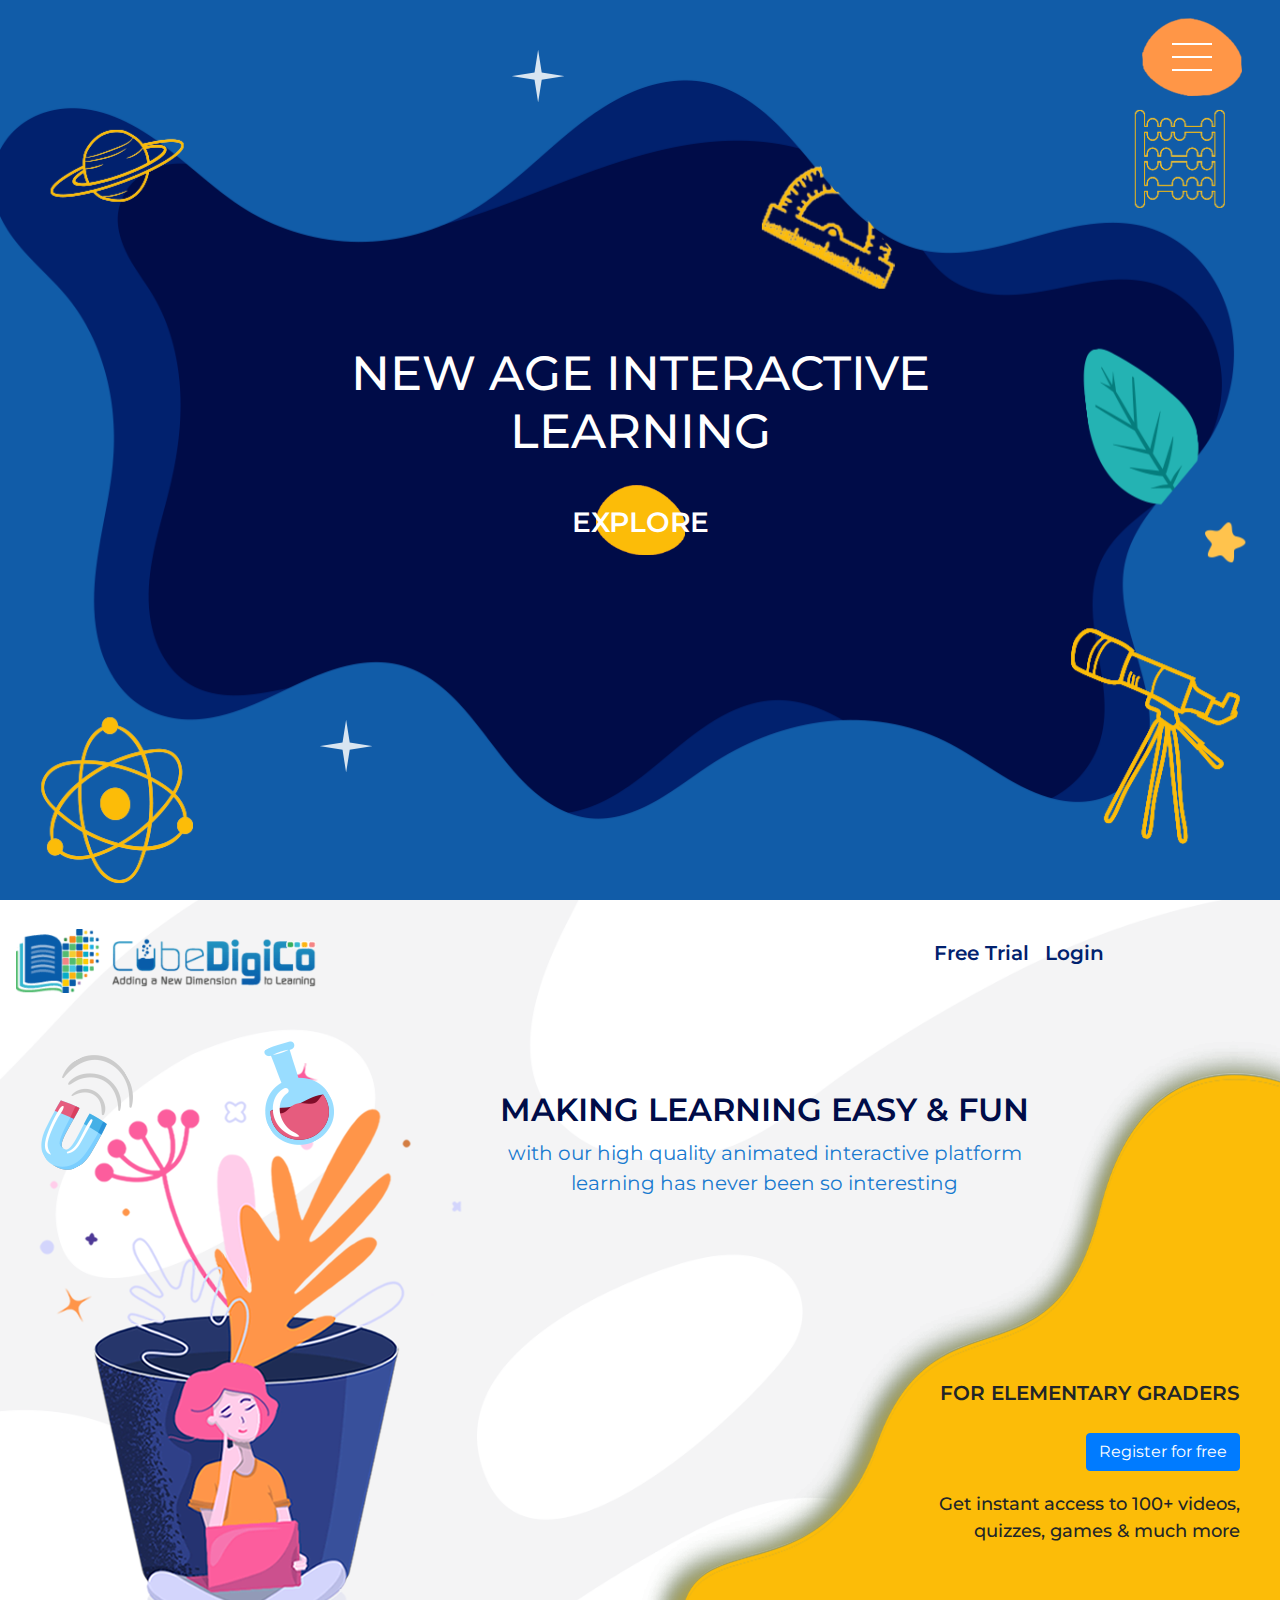
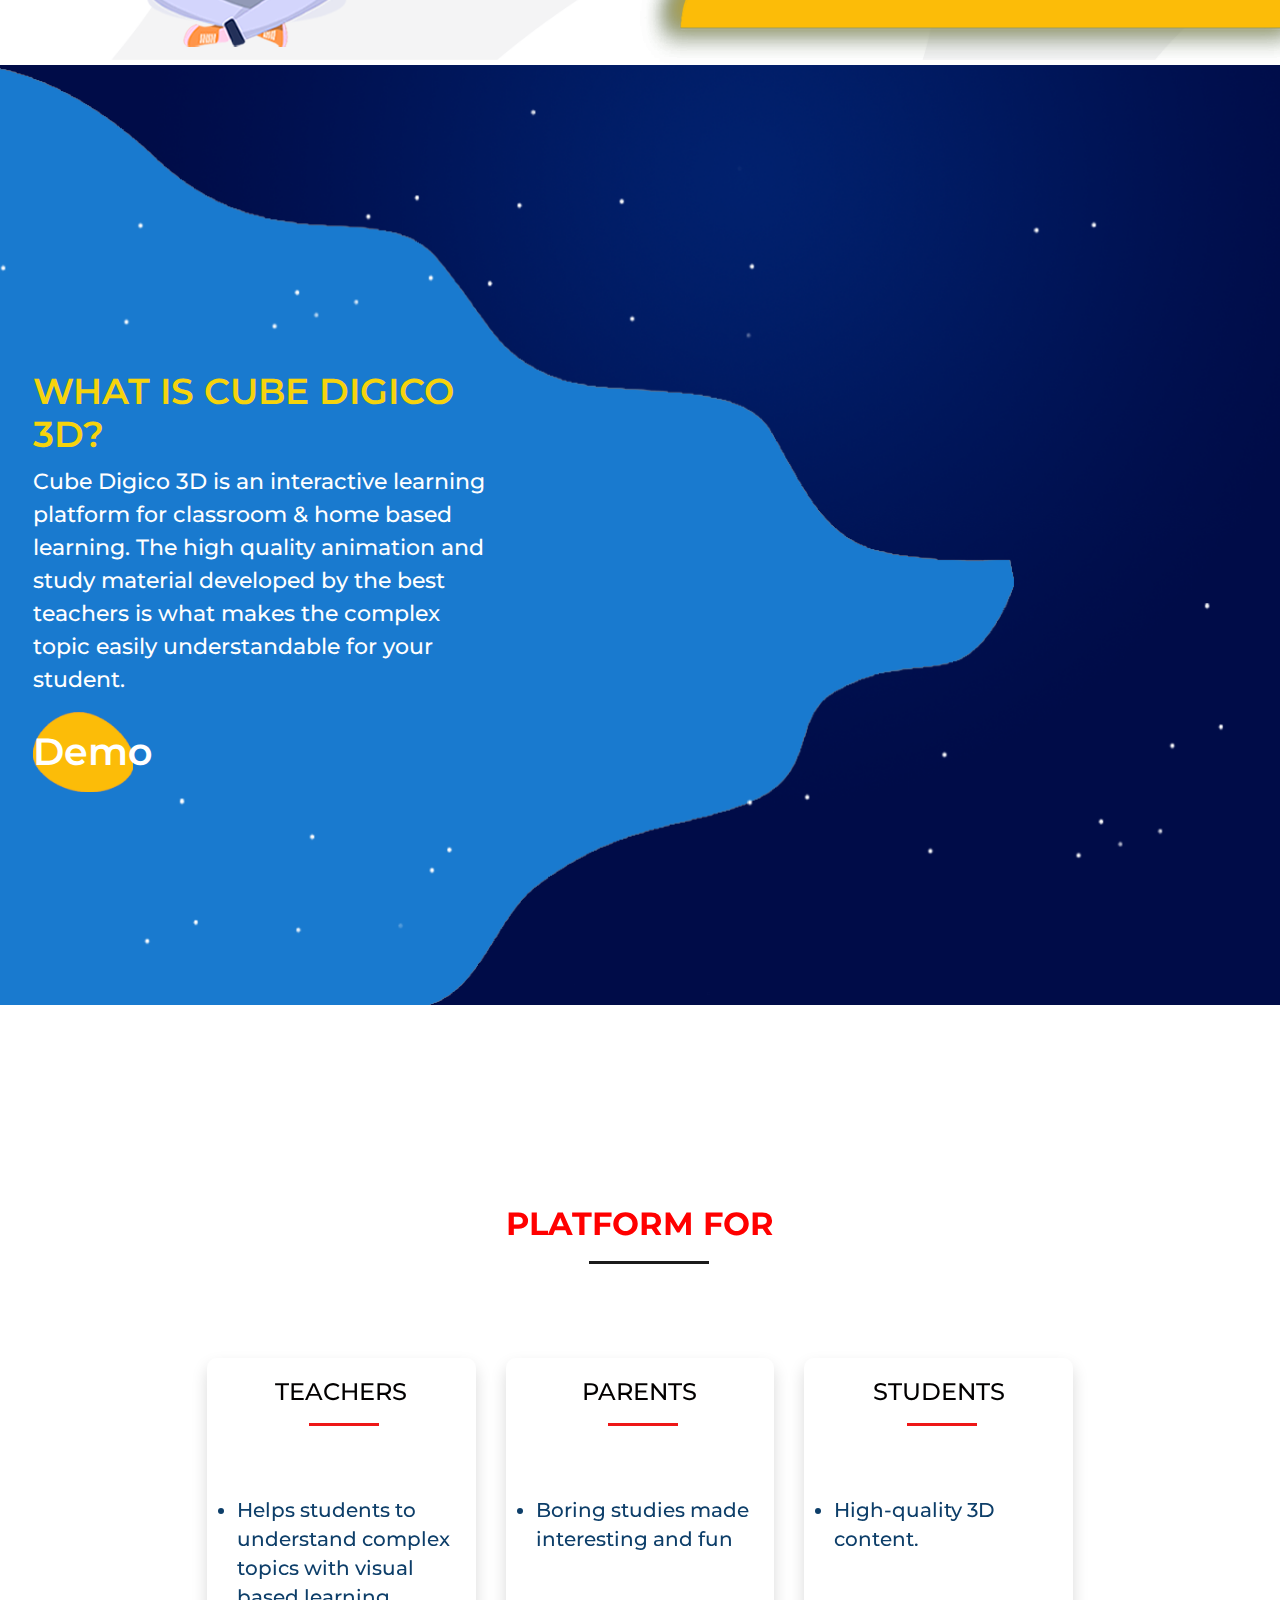
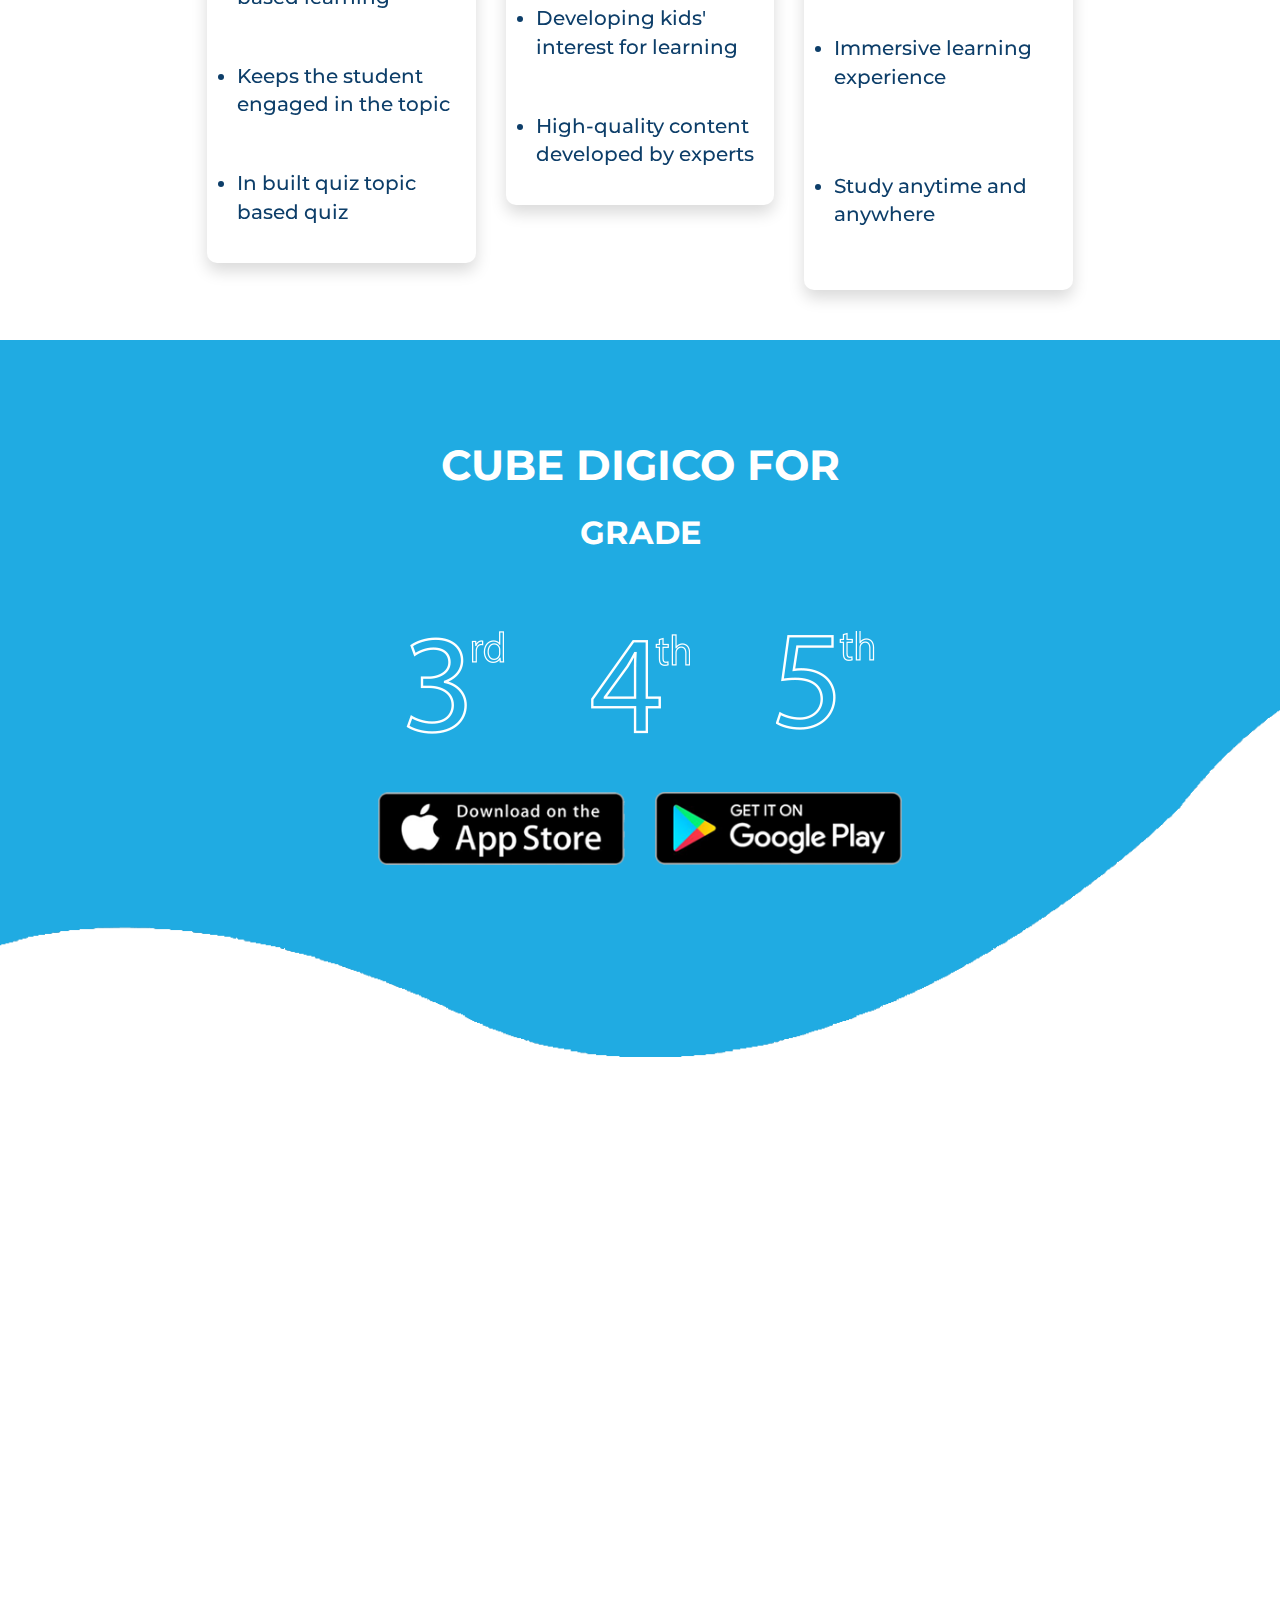
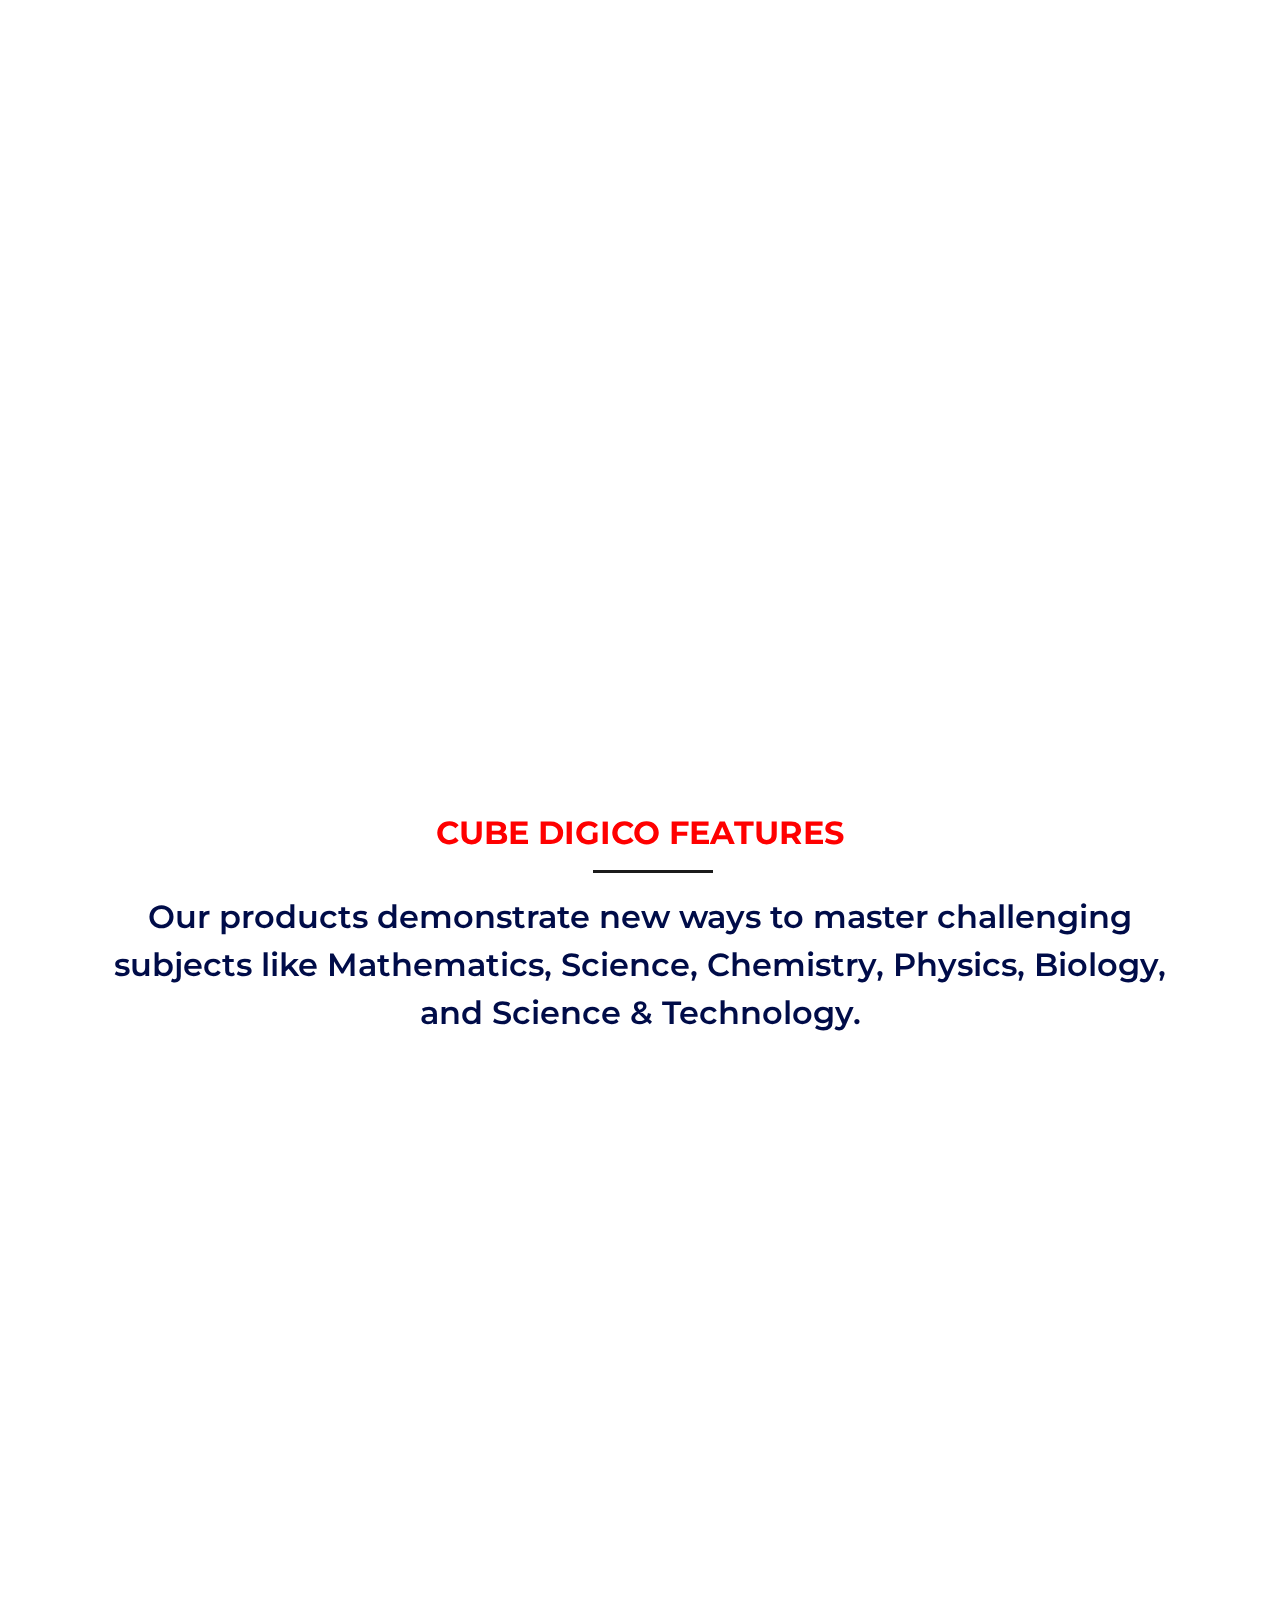
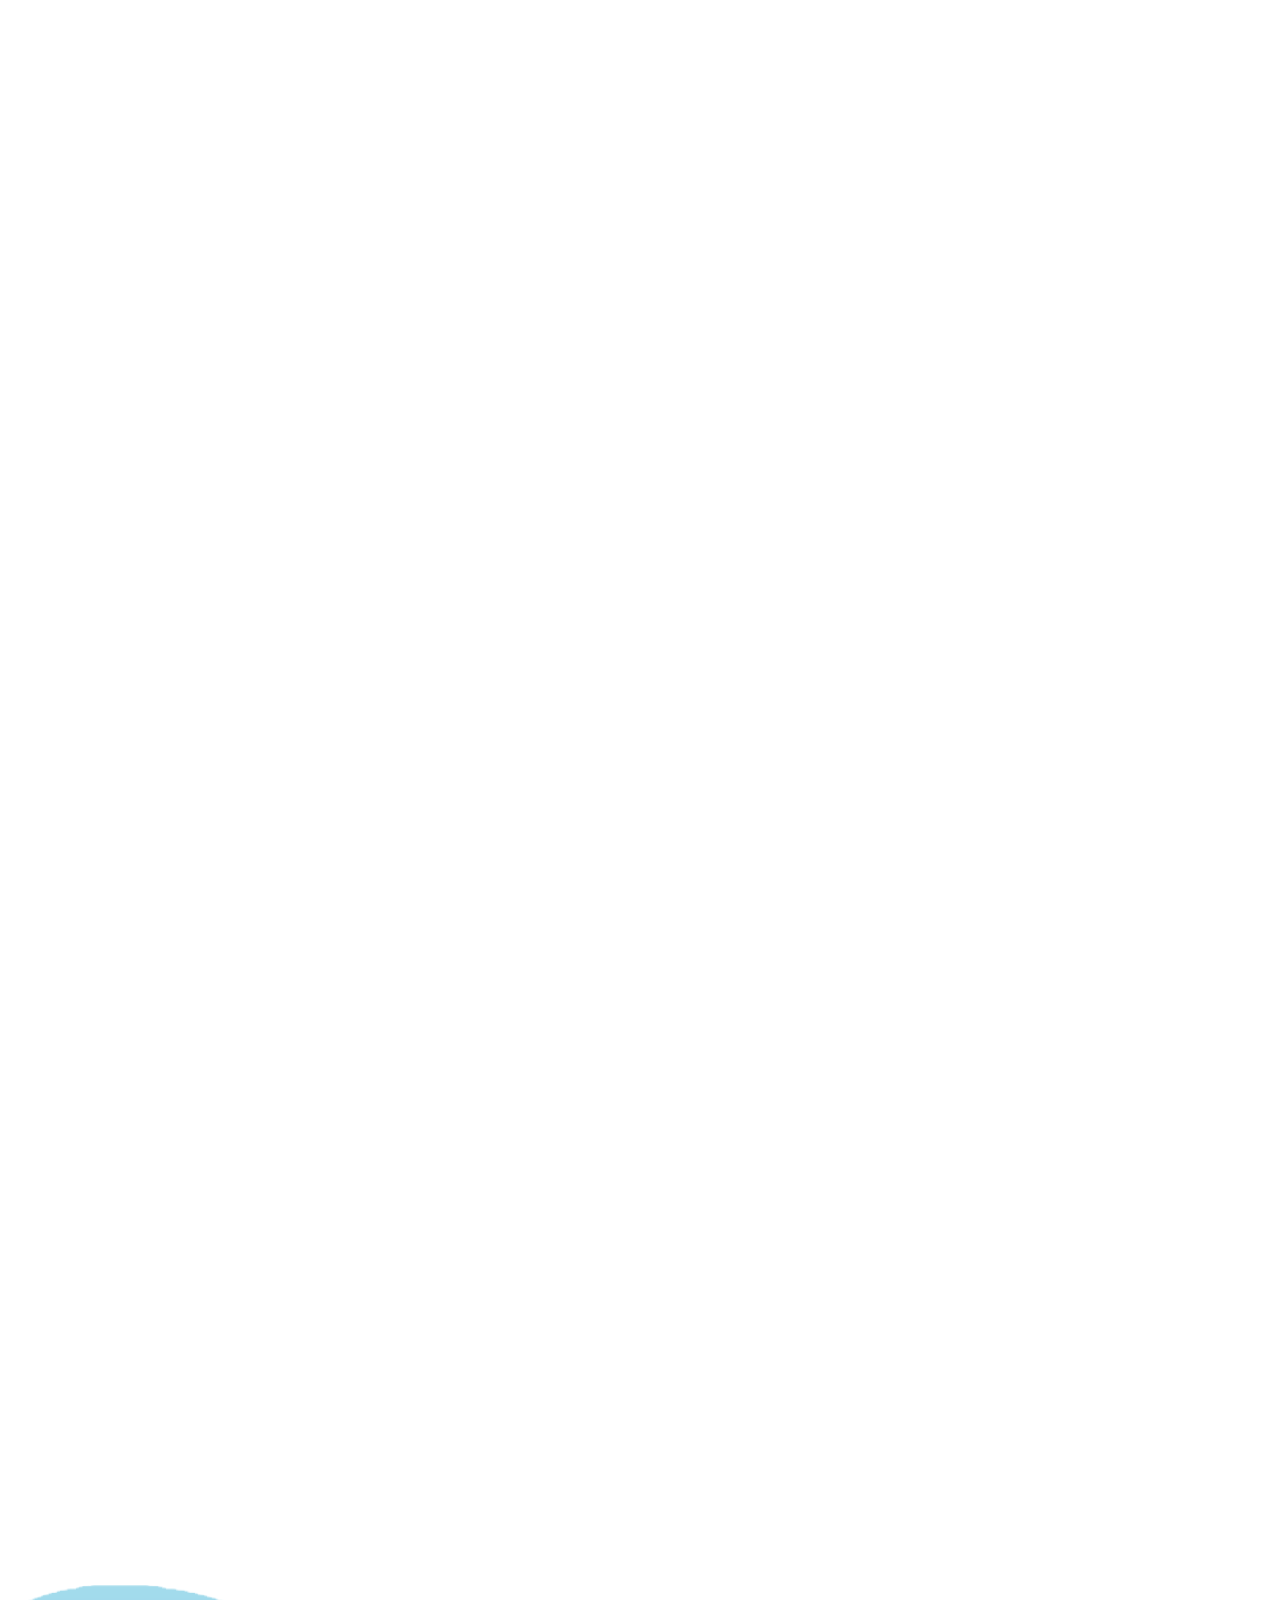
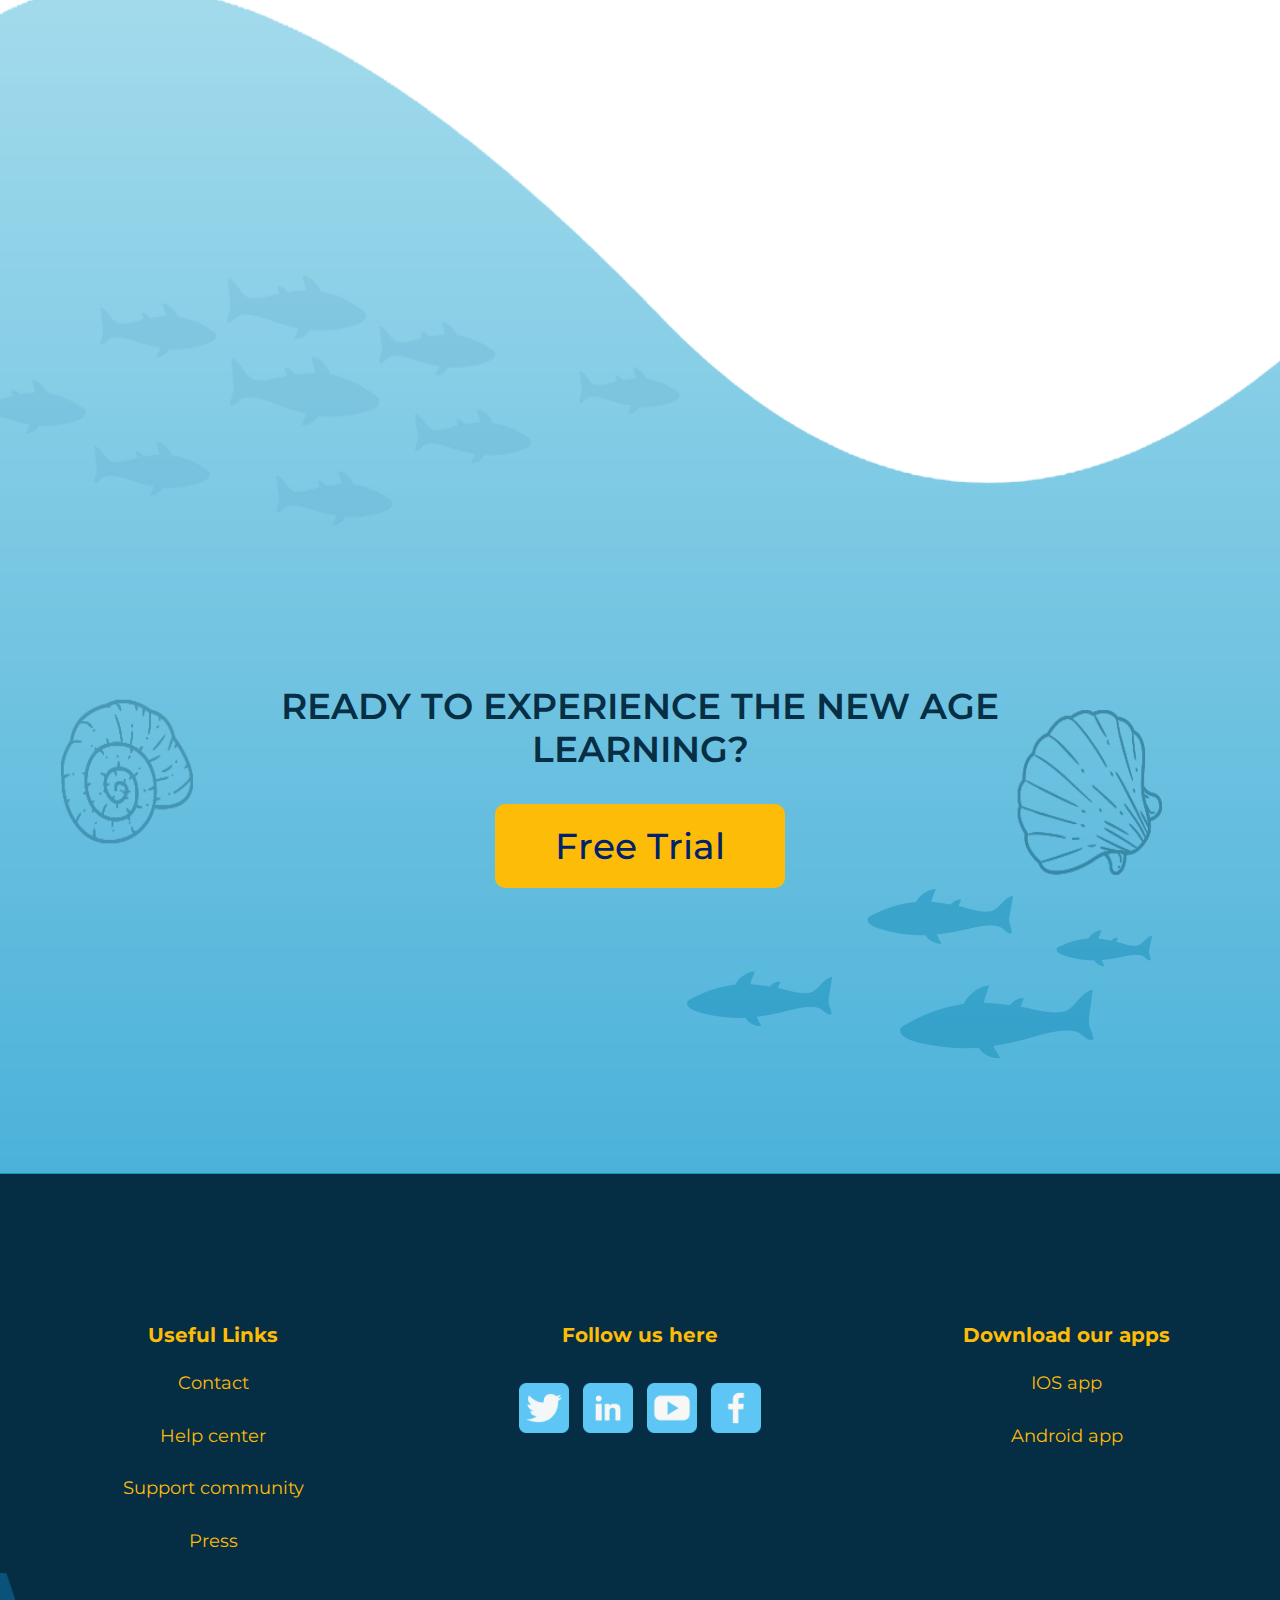
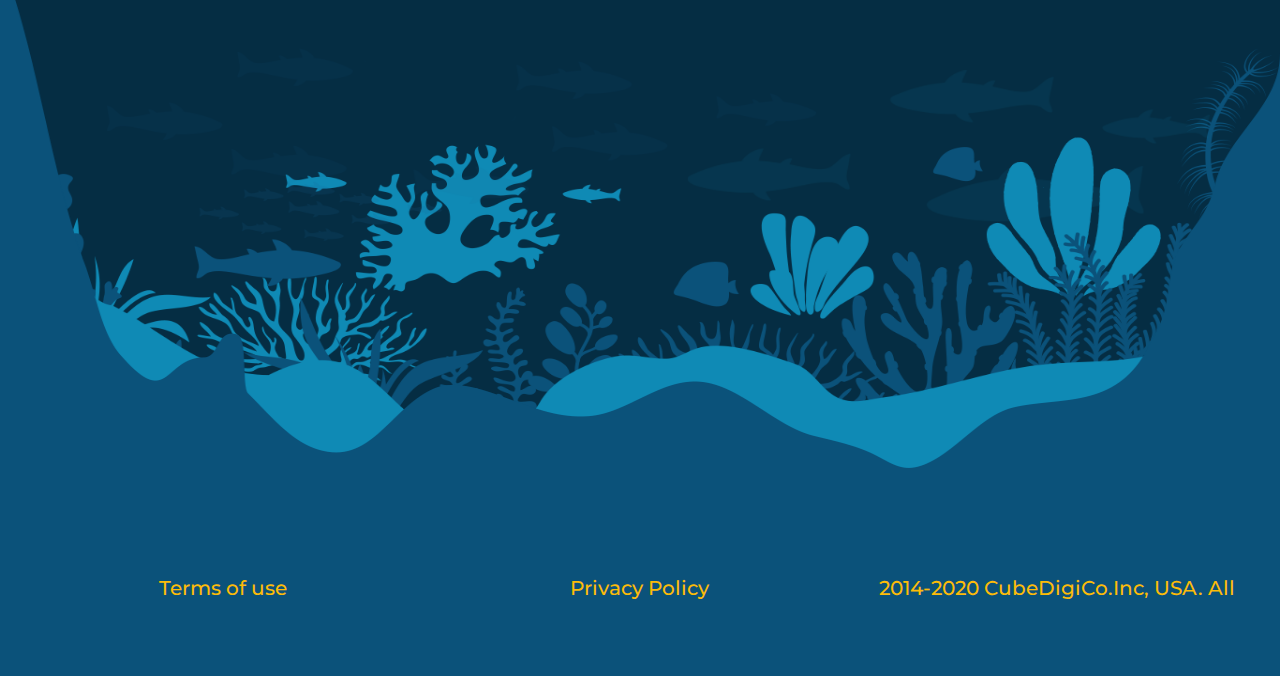
<file: index.html>
<!DOCTYPE html>
<html lang="en">

<head>
    <meta charset="UTF-8">
    <meta name="viewport" content="width=device-width, initial-scale=1.0">
    <meta content="" name="descriptison">
    <meta content="" name="keywords">
    <title>CubeDigico - Home</title>

    <link rel="stylesheet" href="Assets/Fontawesome/css/all.css">
    <script src="Assets/Fontawesome/js/all.min.js"></script>

    <!--  CSS Files -->

    <link href="Assets/bootstrap/css/bootstrap.min.css" rel="stylesheet">
    <link href="Assets/aos/aos.css" rel="stylesheet">
    <link href="Assets/css/animate.css" rel="stylesheet">
    <link href="Assets/css/style.css" rel="stylesheet">

    <link href="https://fonts.googleapis.com/css2?family=Montserrat:wght@300;400;500;600;700;800&display=swap"
        rel="stylesheet">
</head>

<body>
    <section id="topSection" class="d-flex flex-column justify-content-center align-items-center">
        <div class="starImg">
            <img class="img-fluid img1 flash" src="Assets/images/star.png">
            <img class="img-fluid img2 flash" src="Assets/images/star.png">
        </div>
        <div class="container">
            <div class="row" style="margin-left: 0px;margin-right: 0px;">
                <div class="col-lg-12 text-center">
                    <h2 class="headText">New age interactive <br>learning</h2>
                    <div class="explore_btn mt-4">
                        <a href="#" class="textExp" style=" text-decoration: none;">Explore</a>
                    </div>
                </div>
            </div>
        </div>
    </section>

    <!-- ======= Header ======= -->

    <!-- hamburger -->
    <input type="checkbox" id="navi-toggle" class="checkbox" />
    <label for="navi-toggle" class="button">
        <span class="icon">&nbsp;</span>
    </label>
    <div class="background">&nbsp;</div>

    <!-- nav -->
    <nav class="nav">
        <ul class="list">
            <li class="item"> <a class="linknav" href="index.html"> Home </a> </li>
            <li class="item"> <a class="linknav" href="about.html"> About </a> </li>
            <li class="item"> <a class="linknav" href="cubelab.html"> Features </a> </li>
            <li class="item"> <a class="linknav" href="Pricing.html"> Pricing </a> </li>
            <li class="item"> <a class="linknav" href="contact.html"> Contact Us </a> </li>
        </ul>
    </nav>

    <!--  -->


    <section id="newNavbar">
        <nav class="navbar">
            <a class="navbar-brand" href="#">
                <img src="Assets/images/logo.png" class="img-fluid mt-3 logoImg" alt="">
            </a>
            <div class="navbar-text">
                <span><a href="https://c3dlearning.com/signup?rt=ft">Free Trial</a></span>&nbsp;&nbsp;&nbsp;
                <span><a href="https://c3dlearning.com/">Login</a></span>
            </div>
        </nav>
    </section>

    <section id="hero">
        <div class="row" style="margin-right: 0px;margin-left: 0px;">
            <div class="col-lg-6">
                <div class="treeImagehomeCol pl-4">
                    <img class="img-fluid" src="Assets/images/Group 1.png" />
                </div>
            </div>
            <div class="text-center treetextcol">
                    <h1 style="color: #000C48;font-weight: 600;">MAKING LEARNING EASY & FUN</h1>
                    <p style="color: #197ACF;">with our high quality animated interactive platform<br>
                        learning has never been so interesting</p>
            </div>

            <div class="col-lg-6" style="padding-left: 0px;padding-right: 0px;">
                <div class="yellowBag">
                    <div class="yellowText">
                    <h5>FOR ELEMENTARY GRADERS</h5>
                    <button class="btn btn-primary">Register for free</button>
                    <p>Get instant access to 100+ videos,<br>
                        quizzes, games & much more
                    </p>
                   </div>
                </div>
            </div>

        </div>
    </section>
    <!--  -->

    <section id="heroSec2">
        <div class="row" style="margin-left: 0px;margin-right: 0px;">
            <div class="col-sm-6">
                <div class="intro-sec">
                    <h3>What is Cube digico 3d?</h3>

                    <p>Cube Digico 3D is an interactive learning platform for classroom & home based learning.
                        The high quality animation and study material developed by the best teachers is what makes the
                        complex
                        topic easily understandable for your student.
                    </p>
                    <div class="demo"><a href="https://cubedigico.com/demo.html">Demo</a></div>
                </div>
            </div>
            <div class="col-sm-6">
                <div class="rocket">
                    <img class="img-fluid" src="Assets/images/Group 2.png" data-aos="fade-right" data-aos-delay="200" data-aos-duration="2000">
                </div>
            </div>
        </div>
    </section>

    <section id="platform">
        <div class="skyImg">
            <img src="Assets/images/sky1.png" class="sky1 img-fluid" data-aos="fade-up"
            data-aos-delay="200" data-aos-duration="1000">
            <img src="Assets/images/sky3.png" class="sky2 img-fluid" data-aos="fade-up"
            data-aos-delay="400" data-aos-duration="1400">
            <img src="Assets/images/sky2.png" class="sky3 img-fluid" data-aos="fade-up"
            data-aos-delay="600" data-aos-duration="2000">
        </div>

        <div class="section-title text-center">
            <h2>Platform For</h2>
        </div>
        <div class="container-fluid PlatformContainer">
            <div class="row" style="margin-right: 0px;margin-left: 0px;">

                <div class="col-lg-4">
                    <div class="card mt-4 border-0 shadow">
                        <div class="card-body">
                            <h3 class="text-center">Teachers</h3>
                            <ul>
                                <li> Helps students to understand complex topics with visual based learning </li>
                                <li> Keeps the student engaged in the topic </li>
                                <li> In built quiz topic based quiz </li>
                            </ul>
                        </div>
                    </div>
                </div>

                <div class="col-lg-4">
                    <div class="card border-0 mt-4 shadow">
                        <div class="card-body">
                            <h3 class="text-center">Parents</h3>
                            <ul>
                                <li> Boring studies made interesting and fun </li>
                                <li> Developing kids' interest for learning </li>
                                <li> High-quality content developed by experts </li>
                            </ul>
                        </div>
                    </div>
                </div>


                <div class="col-lg-4">
                    <div class="card mt-4 border-0 shadow">
                        <div class="card-body">
                            <h3 class="text-center">Students</h3>
                            <ul>
                                <li> High-quality 3D content. </li><br>
                                <li> Immersive learning experience </li><br>
                                <li style="padding-bottom: 25px;"> Study anytime and anywhere</li>
                            </ul>
                        </div>
                    </div>
                </div>

            </div>
        </div>
    </section>


    <section id="grade">
        <div class="gradeText text-center">
            <h2>Cube digico for</h2>
            <p>Grade</p>
        </div>
        <div class="container text-center" style="padding-top: 50px;">
            <div class="row" style="margin-right: 0px;margin-left: 0px;">
                <div class="col-md-3"></div>
                <div class="col-md-2 mt-2">
                    <img class="img-fluid" src="Assets/images/3.png">
                </div>
                <div class="col-md-2 mt-2">
                    <img class="img-fluid" src="Assets/images/4.png">
                </div>
                <div class="col-md-2 mt-2">
                    <img class="img-fluid" src="Assets/images/5.png">
                </div>
                <div class="col-md-3"></div>
            </div>

            <div class="row" style="padding-top: 50px;margin-left: 0px;margin-right: 0px;">
                <div class="col-md-3"></div>
                <div class="col-md-3 mt-2">
                    <img class="img-fluid" src="Assets/images/ioslogo.png">
                </div>
                <div class="col-md-3 mt-2">
                    <img class="img-fluid" src="Assets/images/android.png">
                </div>
                <div class="col-md-3"></div>
            </div>
        </div>

    </section>

    <section id="air-baloon">
        <div class="container" style="margin-top: 35px;margin-bottom: 25px;" data-aos="fade-up"
        data-aos-duration="2000" >
            <img class="img-fluid" src="Assets/images/airbaloon1.png">
        </div>
    </section>


    <section id="feature_home">
        <div class="container">

            <div class="row" style="margin-right: 0px;margin-left: 0px;">
                <div class="col-sm-12  text-center">
                    <div class="section-title">
                        <h2>Cube digico features</h2>
                        <p class="feature_text">Our products demonstrate new ways to master challenging subjects like
                            Mathematics, Science, Chemistry, Physics, Biology, and Science & Technology. </p>
                    </div>
                </div>
            </div>

            <div class="row content mt-5" style="margin-right: 0px;margin-left: 0px;">
                <div class="col-md-5" data-aos="fade-right" data-aos-delay="200" data-aos-duration="1500">
                    <img src="Assets/images/feature1.png" class="img-fluid" alt="">
                </div>
                <div class="col-md-7 pt-4" data-aos="fade-left" data-aos-delay="200" data-aos-duration="1500">
                    <h3>Content Curation from the <br> Experts</h3>
                    <p>
                        Designed and Developed by experienced teachers from the USA.
                    </p>
                </div>
            </div>

            <div class="row content" style="margin-right: 0px;margin-left: 0px;">
                <div class="col-md-5 order-1 order-md-2" data-aos="fade-left" data-aos-delay="400" data-aos-duration="1500">
                    <img src="Assets/images/feature2.png" class="img-fluid" alt="">
                </div>
                <div class="col-md-7 pt-5 order-2 order-md-1" data-aos="fade-right" data-aos-delay="400" data-aos-duration="1500">
                    <h3>Tailored to the Curriculum</h3>
                    <p>
                        Micro-level customization of lessons as per curriculum
                    </p>
                </div>
            </div>

            <div class="row content" style="margin-right: 0px;margin-left: 0px;">
                <div class="col-md-5">
                    <img src="Assets/images/feature3.png" class="img-fluid" alt=""  data-aos="fade-right" data-aos-delay="600" data-aos-duration="1500">
                </div>
                <div class="col-md-7 pt-5"  data-aos="fade-left" data-aos-delay="600" data-aos-duration="1500">
                    <h3>Enhancing Learning Skills</h3>
                    <p>Supports all methods of learning (Textual, Auditory, Visual, and Kinaesthetic)</p>
                </div>
            </div>

            <div class="row content" style="margin-right: 0px;margin-left: 0px;">
                <div class="col-md-5 order-1 order-md-2">
                    <img src="Assets/images/feature4.png" class="img-fluid" alt=""  data-aos="fade-left" data-aos-delay="800" data-aos-duration="1500">
                </div>
                <div class="col-md-7 pt-5 order-2 order-md-1"  data-aos="fade-right" data-aos-delay="800" data-aos-duration="1500">
                    <h3>Rich Graphic Content </h3>
                    <p>
                        Promotes student engagement and academic results with visually rich content
                    </p>
                </div>
            </div>

            <div class="row content" style="margin-right: 0px;margin-left: 0px;">
                <div class="col-md-5">
                    <img src="Assets/images/feature5.png" class="img-fluid" alt=""  data-aos="fade-right" data-aos-delay="1000" data-aos-duration="1500">
                </div>
                <div class="col-md-7 pt-5"  data-aos="fade-left" data-aos-delay="1000" data-aos-duration="1500">
                    <h3>Anytime & Anywhere </h3>
                    <p>Ease of access, user-friendly, responsive web app along with Android and 105 apps. </p>
                </div>
            </div>
        </div>
    </section>

    <section id="free_trial">
        <div class="Ft_text">
            <h1>READY TO EXPERIENCE THE NEW AGE <br> LEARNING? </h1>
            <div class="freeBtn mt-5">
                <a href="#">Free Trial</a>
            </div>
            <img class="img-fluid mt-3 fish" src="Assets/images/Vectorfish.png" />
        </div>
    </section>


    <!-- Footer -->

    <!-- ======= Footer ======= -->
    <footer id="footer">

        <div class="footer-top">
            <div class="container-fluid text-center">
                <div class="row" >

                    <div class="col-lg-4  footer-links ">
                        <h4>Useful Links</h4>
                        <ul>
                            <li><a href="#">Contact</a></li>
                            <li><a href="#">Help center</a></li>
                            <li><a href="#">Support community</a></li>
                            <li><a href="#">Press</a></li>
                        </ul>
                    </div>

                    <div class="col-lg-4  footer-links ">
                        <h4>Follow us here</h4>
                        <div class="pt-3 socialsec">
                            <a href="https://twitter.com/cubedigico" target="_blank"><img class="img-fluid" src="Assets/images/twitter.png" width="50px"></a>
                            <a href="https://www.linkedin.com/company/cubedigico" target="_blank"><img class="img-fluid" src="Assets/images/linked.png" width="50px"></a>
                            <a href="https://www.youtube.com/channel/UCOW-ehI7bqP0rUtu_frNJPQ/" target="_blank"><img class="img-fluid" src="Assets/images/yt.png" width="50px"></a>
                            <a href="https://www.facebook.com/CubeDigico-Incorporated-104268307985241/" target="_blank"><img class="img-fluid" src="Assets/images/fb.png" width="50px"></a>
                        </div>
                    </div>

                    <div class="col-lg-4  footer-links ">
                        <h4>Download our apps</h4>
                        <ul>
                            <li><a href="#">IOS app</a></li>
                            <li><a href="#">Android app</a></li>
                        </ul>

                    </div>

                </div>
            </div>
        </div>
    </footer><!-- End Footer -->

    <section class="footer_bottom">
        <div class="container-fluid text-center">
            <div class="row" style="margin-right: 0px;margin-left: 0px;">
                <div class="col-lg-4">
                    <a href="#">Terms of use</a>
                </div>
                <div class="col-lg-4">
                    <a href="#">Privacy Policy</a>
                </div>
                <div class="col-lg-4">
                    <a href="#">2014-2020 CubeDigiCo.Inc, USA. All</a>
                </div>
            </div>
        </div>
    </section>




    <script src="Assets/jquery/jquery.min.js"></script>
    <script src="Assets/bootstrap/js/bootstrap.min.js"></script>
    <script src="Assets/aos/aos.js"></script>
    <script src="Assets/js/main.js"></script>
</body>

</html>
</file>
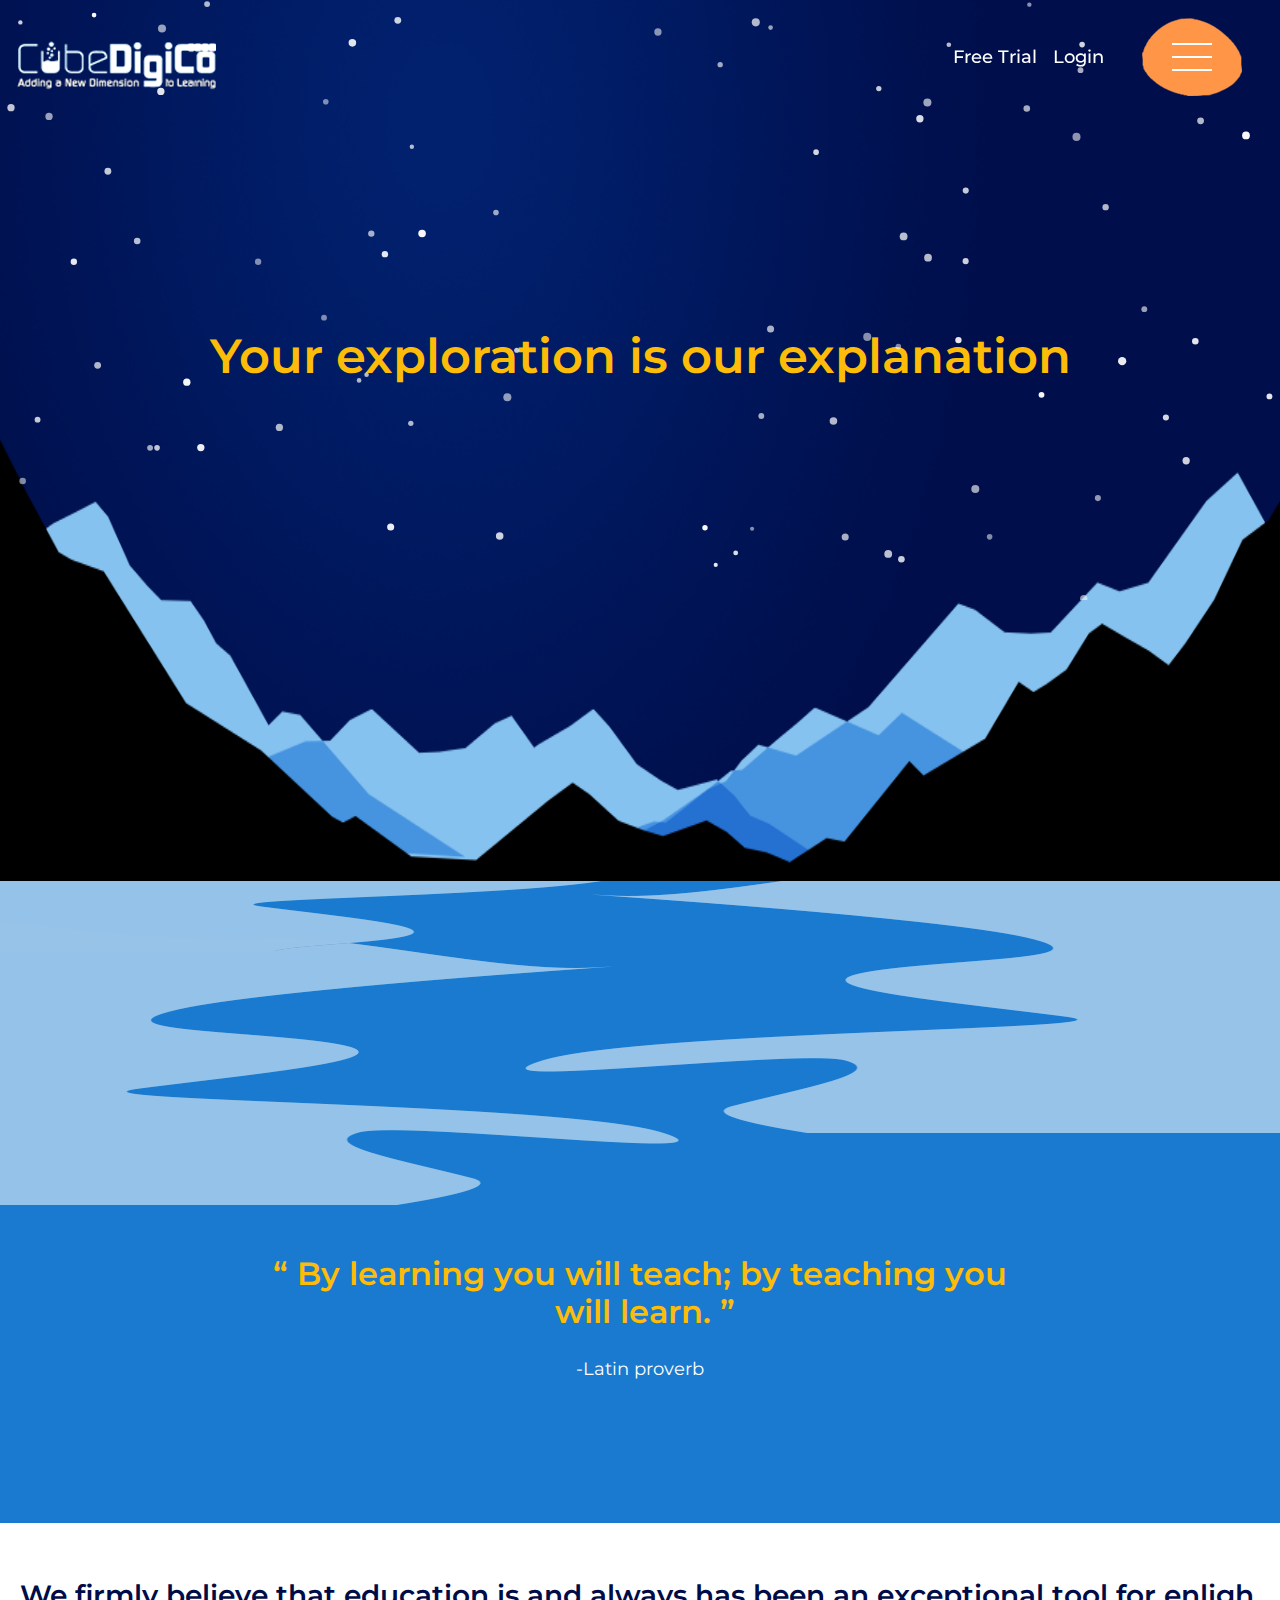
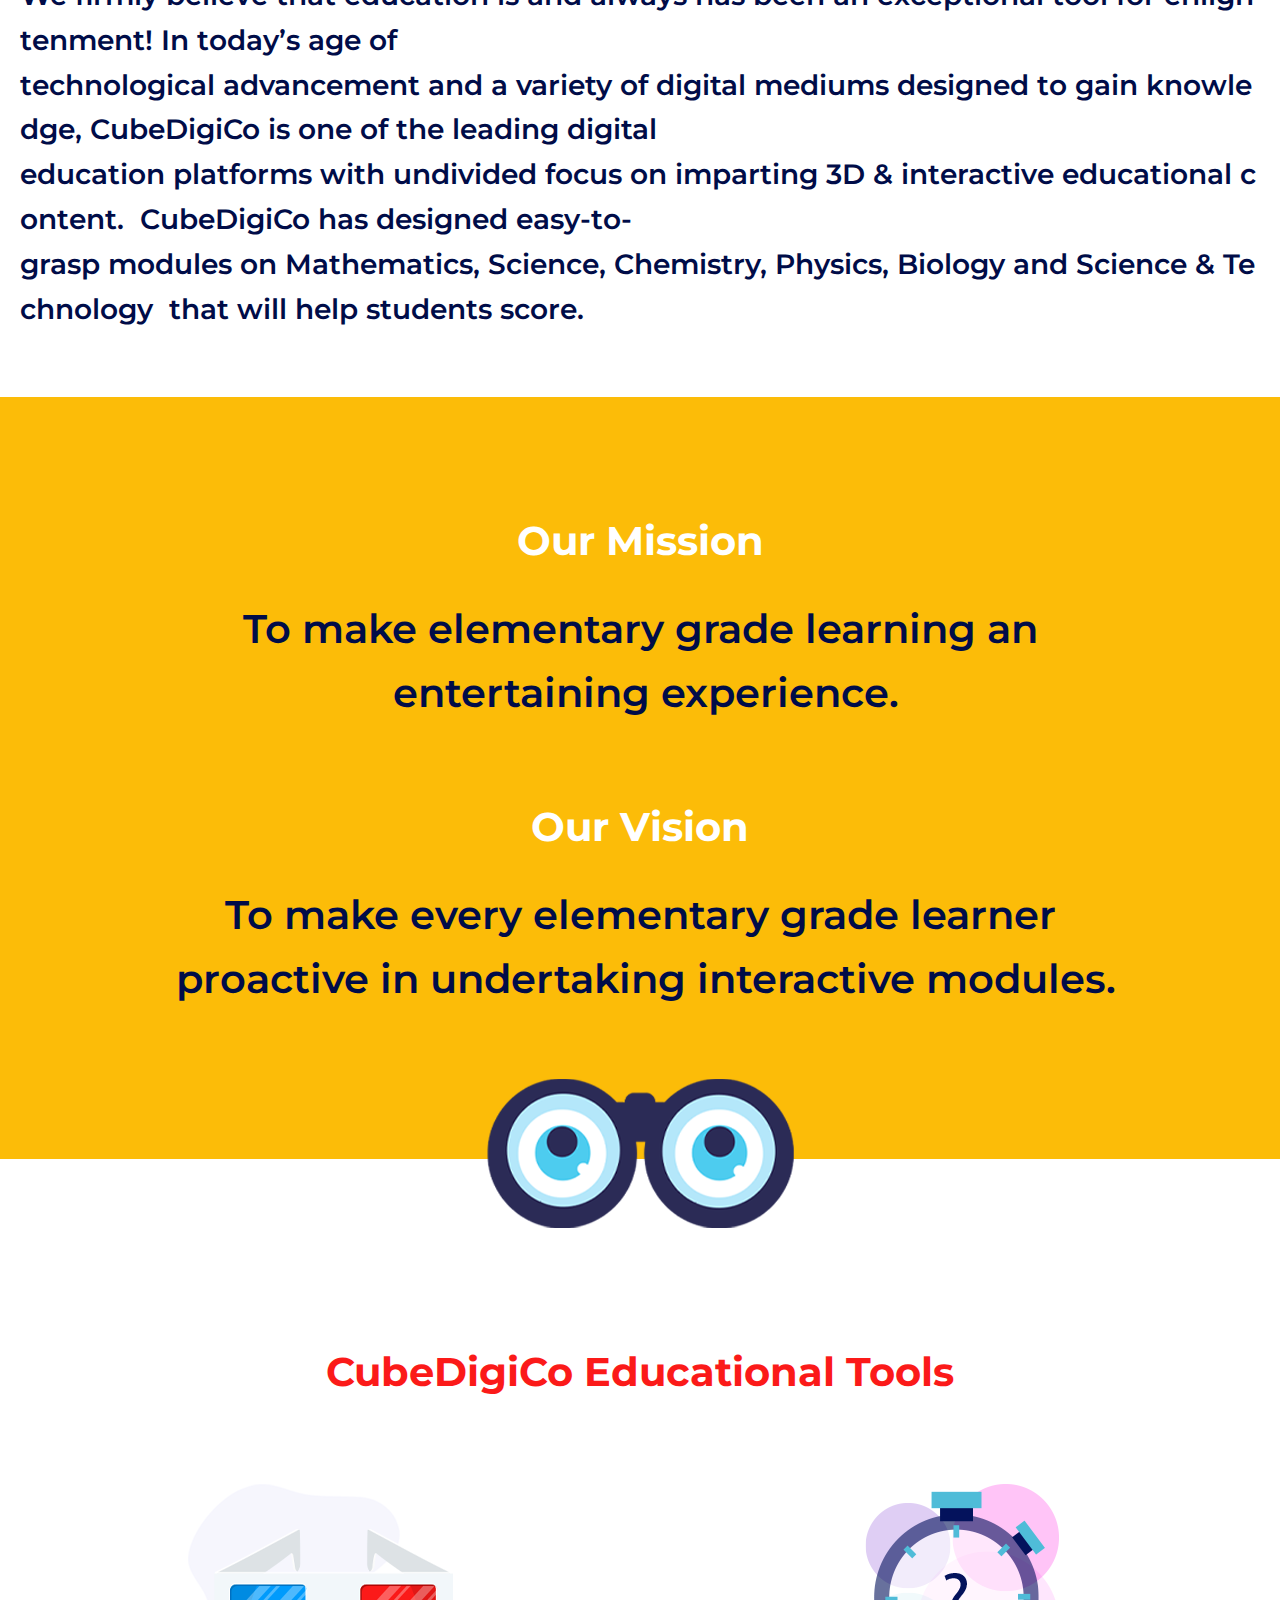
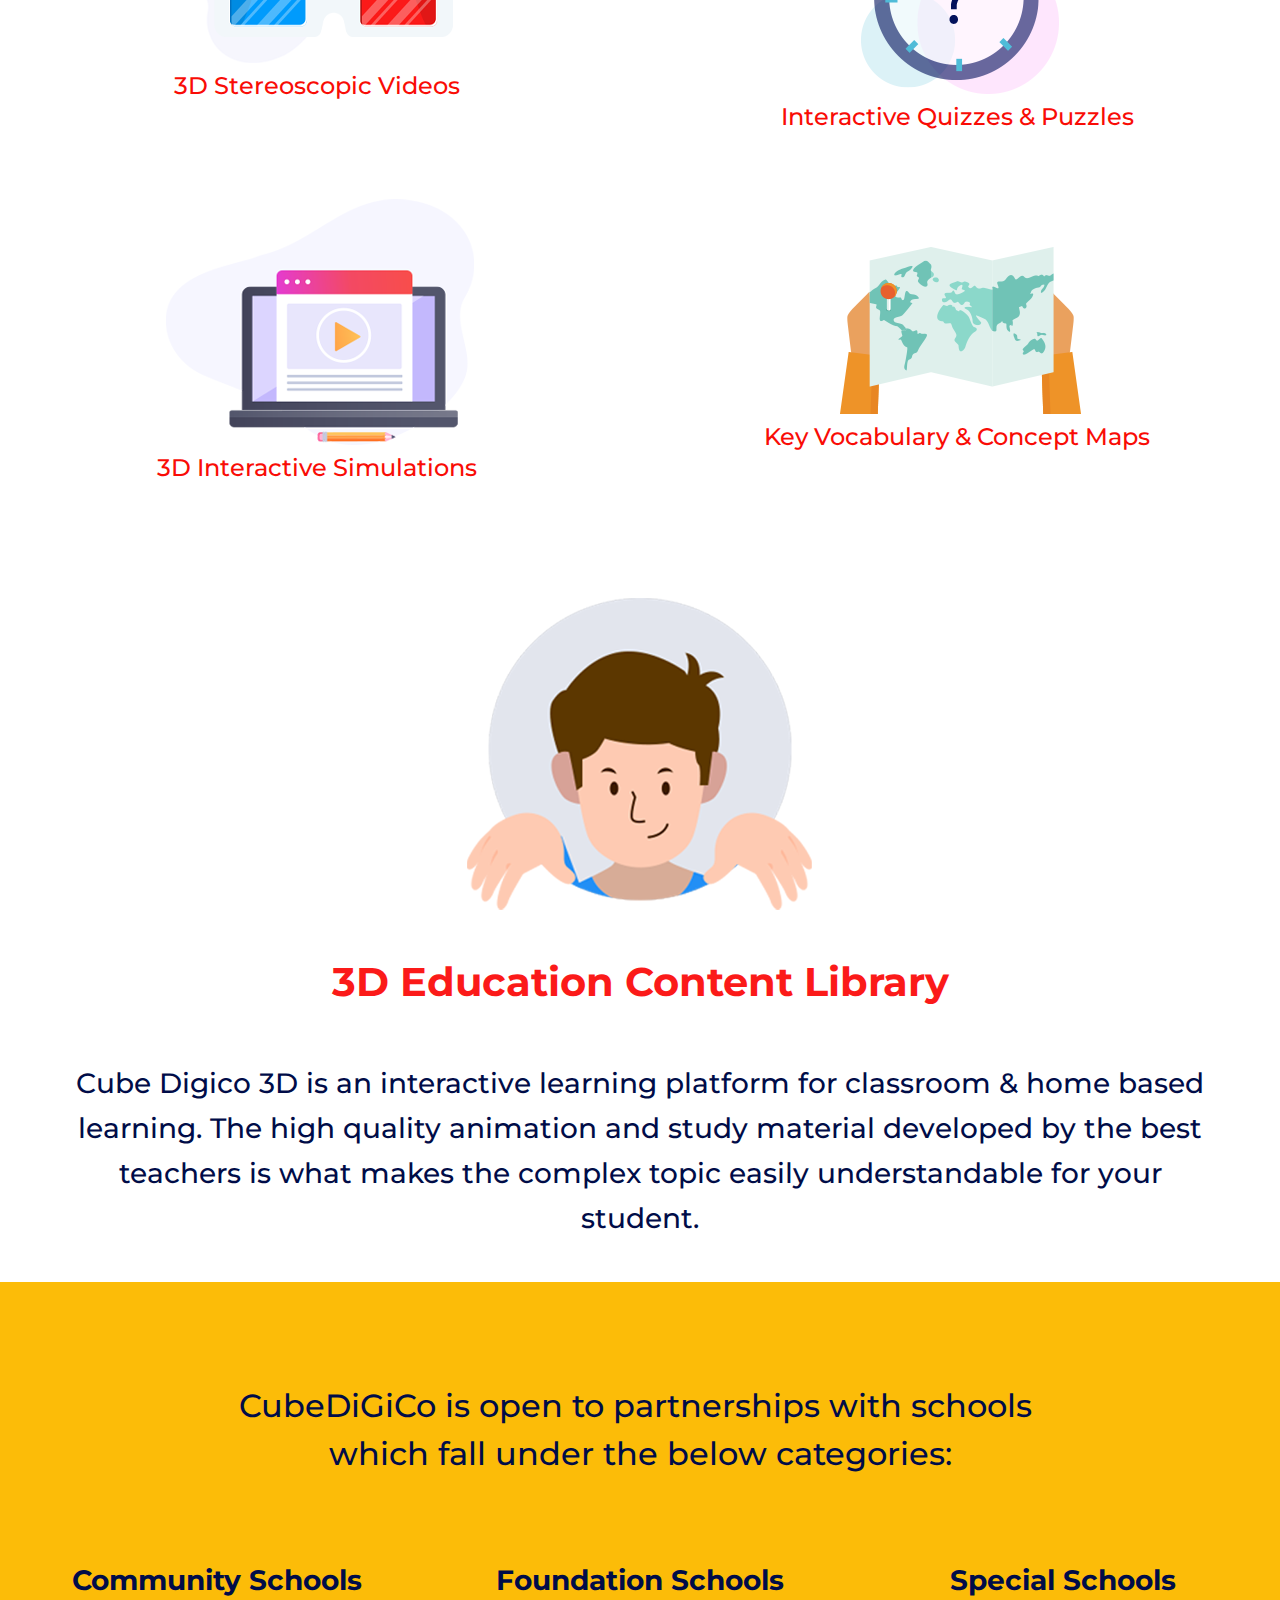
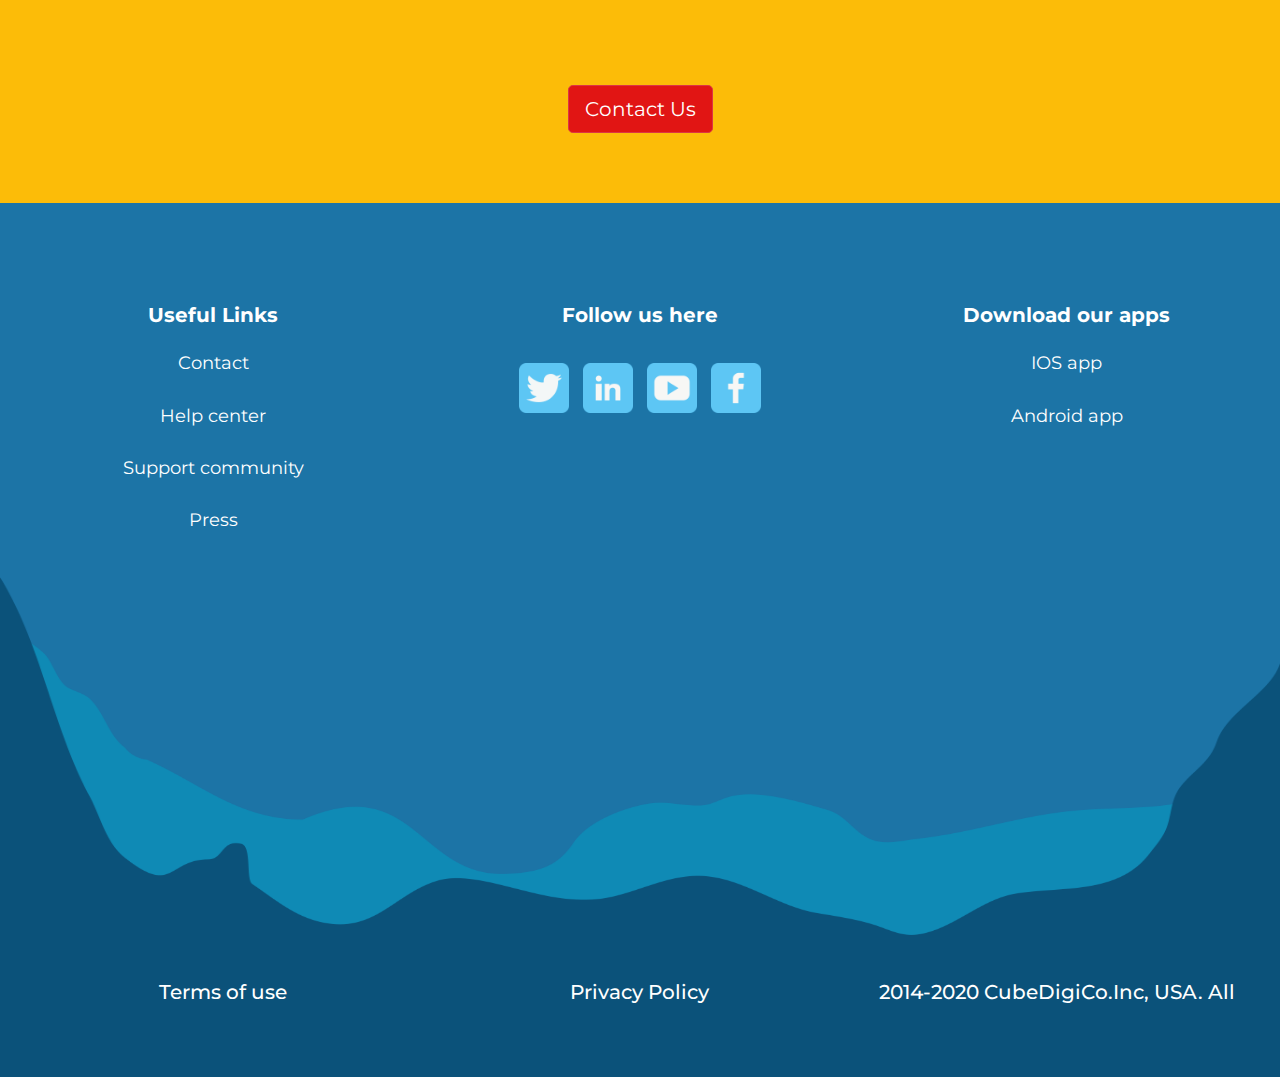
<file: about.html>
<!DOCTYPE html>
<html lang="en">

<head>
    <meta charset="UTF-8">
    <meta name="viewport" content="width=device-width, initial-scale=1.0">
    <meta content="" name="descriptison">
    <meta content="" name="keywords">
    <title>CubeDigico - About</title>

    <link rel="stylesheet" href="Assets/Fontawesome/css/all.css">
    
    <!--  CSS Files -->
    <link href="Assets/aos/aos.css" rel="stylesheet">
    <link href="Assets/bootstrap/css/bootstrap.css" rel="stylesheet">
    <link href="Assets/css/style.css" rel="stylesheet">

    <link href="https://fonts.googleapis.com/css2?family=Montserrat:wght@300;400;500;600;700;800&display=swap"
        rel="stylesheet">
</head>

<body>
    
   <!-- hamburger -->
   <input type="checkbox" id="navi-toggle" class="checkbox" />
   <label for="navi-toggle" class="button">
       <span class="icon">&nbsp;</span>
   </label>
   <div class="background">&nbsp;</div>

   <!-- nav -->
   <nav class="nav">
       <ul class="list">
           <li class="item"> <a class="linknav" href="index.html"> Home </a> </li>
           <li class="item"> <a class="linknav" href="about.html"> About </a> </li>
           <li class="item"> <a class="linknav" href="cubelab.html"> Features </a> </li>
           <li class="item"> <a class="linknav" href="Pricing.html"> Pricing </a> </li>
           <li class="item"> <a class="linknav" href="contact.html"> Contact Us </a> </li>
       </ul>
   </nav>

   <!--  -->
  
    <section id="about-nav">
        <nav class="navbar">
            <a class="navbar-brand" href="index.html">
                <img src="Assets/images/logo2.png" class="img-fluid mt-3 logoImg" alt="">
            </a>
            <div class="navbar-text">
                <span><a href="https://c3dlearning.com/signup?rt=ft">Free Trial</a></span>&nbsp;&nbsp;&nbsp;
                <span><a href="https://c3dlearning.com/">Login</a></span>
            </div>
        </nav>
    </section>
   

    <section id="About-banner"  class="d-flex flex-column justify-content-center align-items-center"> 
        <div class="container">
            <div class="row" style="margin-left: 0px;margin-right: 0px;">
                <div class="col-lg-12 text-center">
                    <h1 class="aboutHeadtxt">Your exploration is our explanation</h1>
                </div>
            </div>
        </div>
        <div id="particles-js">
      </div>
    </section>


    
    <section id="About-banner2" class="d-flex flex-column justify-content-center align-items-center">
        <div class="container">
            <div class="card border-0" style="background-color: transparent;">
                <div class="row">
                    <div class="col-lg-12 text-center Abtcol">
                        <h2 class="aboutHeadtxt2 mb-0">“ By learning you will teach; by teaching you <br> will learn. ”</h2>
                        <p style="color:#fff;padding-top: 25px;font-size: 18px;"> -Latin proverb  </p>
                    </div>
                </div>
            </div>
        </div>
    </section>


    <section id="textParagraph">
        <div class="card border-0">
            <div class="card-body">
                <p>
                    We firmly believe that education is and always has been an exceptional tool for enlightenment! In today’s age of 
                    technological advancement and a variety of digital mediums designed to gain knowledge, CubeDigiCo is one of the leading digital 
                    education platforms with undivided focus on imparting 3D & interactive educational content.  
                    CubeDigiCo has designed easy-to-grasp modules on Mathematics, Science, Chemistry, Physics, Biology and Science & Technology 
                    that will help students score. 
                </p>
            </div>
        </div>
    </section>

    <section id="Ourmission">
         <div class="card border-0" style="background-color: transparent;">
             <div class="card-body text-center">
                <div class="missiHead">
                    <h1>Our Mission</h1>
                </div>
                <div class="pt-4 missiSubhead">
                    <h1 style="color: #000C48;line-height: 1.6;">To make elementary grade learning an <br> entertaining experience.</h1>
                </div>

                <div class="missiHead" style="padding-top: 70px;">
                    <h1>Our Vision</h1>
                </div>
                <div class="pt-4 missiSubhead">
                    <h1 style="color: #000C48;line-height: 1.6;">To make every elementary grade learner <br> proactive in undertaking interactive modules.
                    </h1>
                </div>
             </div>
         </div>         
    </section>

    <div class="text-center" style="margin-top: -80px;">
        <img class="img-fluid" src="Assets/images/binaculer.png">   
     </div>
    

     <section id="Edutoolsection">
        <div class="container-fluid text-center">
            <div class="card border-0">
            <div class="row">
                <div class="col-sm-12  text-center eduCol">
                    <div class="Edutitle">
                        <h1>CubeDigiCo Educational Tools</h1>
                    </div>
                </div>
            </div>

            <div class="row content mt-5">
                <div class="col-md-6">
                    <img src="Assets/images/3Dgoggles.png" class="img-fluid" alt="">
                    <p class="Abimgtext">3D Stereoscopic Videos </p>
                </div>
                <div class="col-md-6">
                    <img src="Assets/images/clock.png" class="img-fluid" alt="">
                    <p class="Abimgtext">Interactive Quizzes & Puzzles </p>
                </div>
            </div>

            <div class="row content mt-5">
                <div class="col-md-6">
                    <img src="Assets/images/Layer60.png" class="img-fluid" alt="">
                    <p class="Abimgtext"> 3D Interactive Simulations  </p>
                </div>
                <div class="col-md-6 pt-5">
                    <img src="Assets/images/Layer62.png" class="img-fluid" alt="">
                    <p class="Abimgtext">Key Vocabulary & Concept Maps  </p>
                </div>
            </div>
        </div>
        </div>
    </section>

    <section id="ContentEdu">
        <div class="container-fluid text-center">
            <div class="row content mt-5">
                <div class="col-md-4"></div>
                <div class="col-md-4 mt-5 ">
                    <img src="Assets/images/Layer 65.png" class="img-fluid" alt="">
                </div>
                <div class="col-md-4"></div>
            </div>

            <div class="row">
                <div class="col-sm-12  text-center">
                    <div class="card border-0 Edutitle pt-5">
                        <h1>3D Education Content Library</h1>
                        <p class="contentText">Cube Digico 3D is an interactive learning platform for classroom & home based learning. 
                        The high quality animation and study material developed by the best teachers is what makes the complex topic 
                        easily understandable for your student.
                        </p>
                    </div>
                </div>
            </div>
        </div>
    </section>

    <section id="schoolType">
        <div class="card border-0" style="background-color: transparent;">
            <div class=" text-center card-body">
               <div class="txt1">
                   <p >CubeDiGiCo is open to partnerships with schools <br>
                    which fall under the below categories:
                   </p>
               </div>

               <div class="row txt2">
                   <div class="col-sm-4">
                       <h5>Community Schools</h5>
                   </div>

                   <div class="col-sm-4">
                    <h5>Foundation Schools</h5>
                   </div>

                    <div class="col-sm-4">
                        <h5>Special Schools
                        </h5>
                    </div>
               </div>

               <div class="row">
                <div class="col-sm-12">
                    <button class="btn btn-danger btn-lg contactBtn">Contact Us</button>
                </div>
               </div>


            </div>
        </div>         
   </section>

   <!-- footer about -->
   <footer id="footer">

    <div class="footer-newTop">
        <div class="container-fluid text-center">
            <div class="row">

                <div class="col-lg-4  footer-links ">
                    <h4>Useful Links</h4>
                    <ul>
                        <li><a href="#">Contact</a></li>
                        <li><a href="#">Help center</a></li>
                        <li><a href="#">Support community</a></li>
                        <li><a href="#">Press</a></li>
                    </ul>
                </div>

                <div class="col-lg-4  footer-links ">
                    <h4>Follow us here</h4>
                    <div class="pt-3 socialsec">
                            <a href="https://twitter.com/cubedigico" target="_blank"><img class="img-fluid" src="Assets/images/twitter.png" width="50px"></a>
                            <a href="https://www.linkedin.com/company/cubedigico" target="_blank"><img class="img-fluid" src="Assets/images/linked.png" width="50px"></a>
                            <a href="https://www.youtube.com/channel/UCOW-ehI7bqP0rUtu_frNJPQ/" target="_blank"><img class="img-fluid" src="Assets/images/yt.png" width="50px"></a>
                            <a href="https://www.facebook.com/CubeDigico-Incorporated-104268307985241/" target="_blank"><img class="img-fluid" src="Assets/images/fb.png" width="50px"></a>
                    </div>
                </div>

                <div class="col-lg-4  footer-links ">
                    <h4>Download our apps</h4>
                    <ul>
                        <li><a href="#">IOS app</a></li>
                        <li><a href="#">Android app</a></li>
                    </ul>

                </div>
            </div>

        </div>
    </div>
</footer><!-- End Footer -->

<section class="footer_bottomNew">
    <div class="container-fluid text-center">
        <div class="row" style="margin-right: 0px;margin-left: 0px;">
            <div class="col-lg-4">
                <a href="#">Terms of use</a>
            </div>
            <div class="col-lg-4">
                <a href="#">Privacy Policy</a>
            </div>
            <div class="col-lg-4">
                <a href="#">2014-2020 CubeDigiCo.Inc, USA. All</a>
            </div>
        </div>
    </div>
</section>



    <script src="Assets/jquery/jquery.min.js"></script>
    <script src="Assets/bootstrap/js/bootstrap.min.js"></script>
    <script src="Assets/js/particles.js"></script>
    <script src="Assets/js/app.js"></script>
    <script src="Assets/Fontawesome/js/all.min.js"></script>
    <script src="Assets/js/main.js"></script>
</body>

</html>
</file>
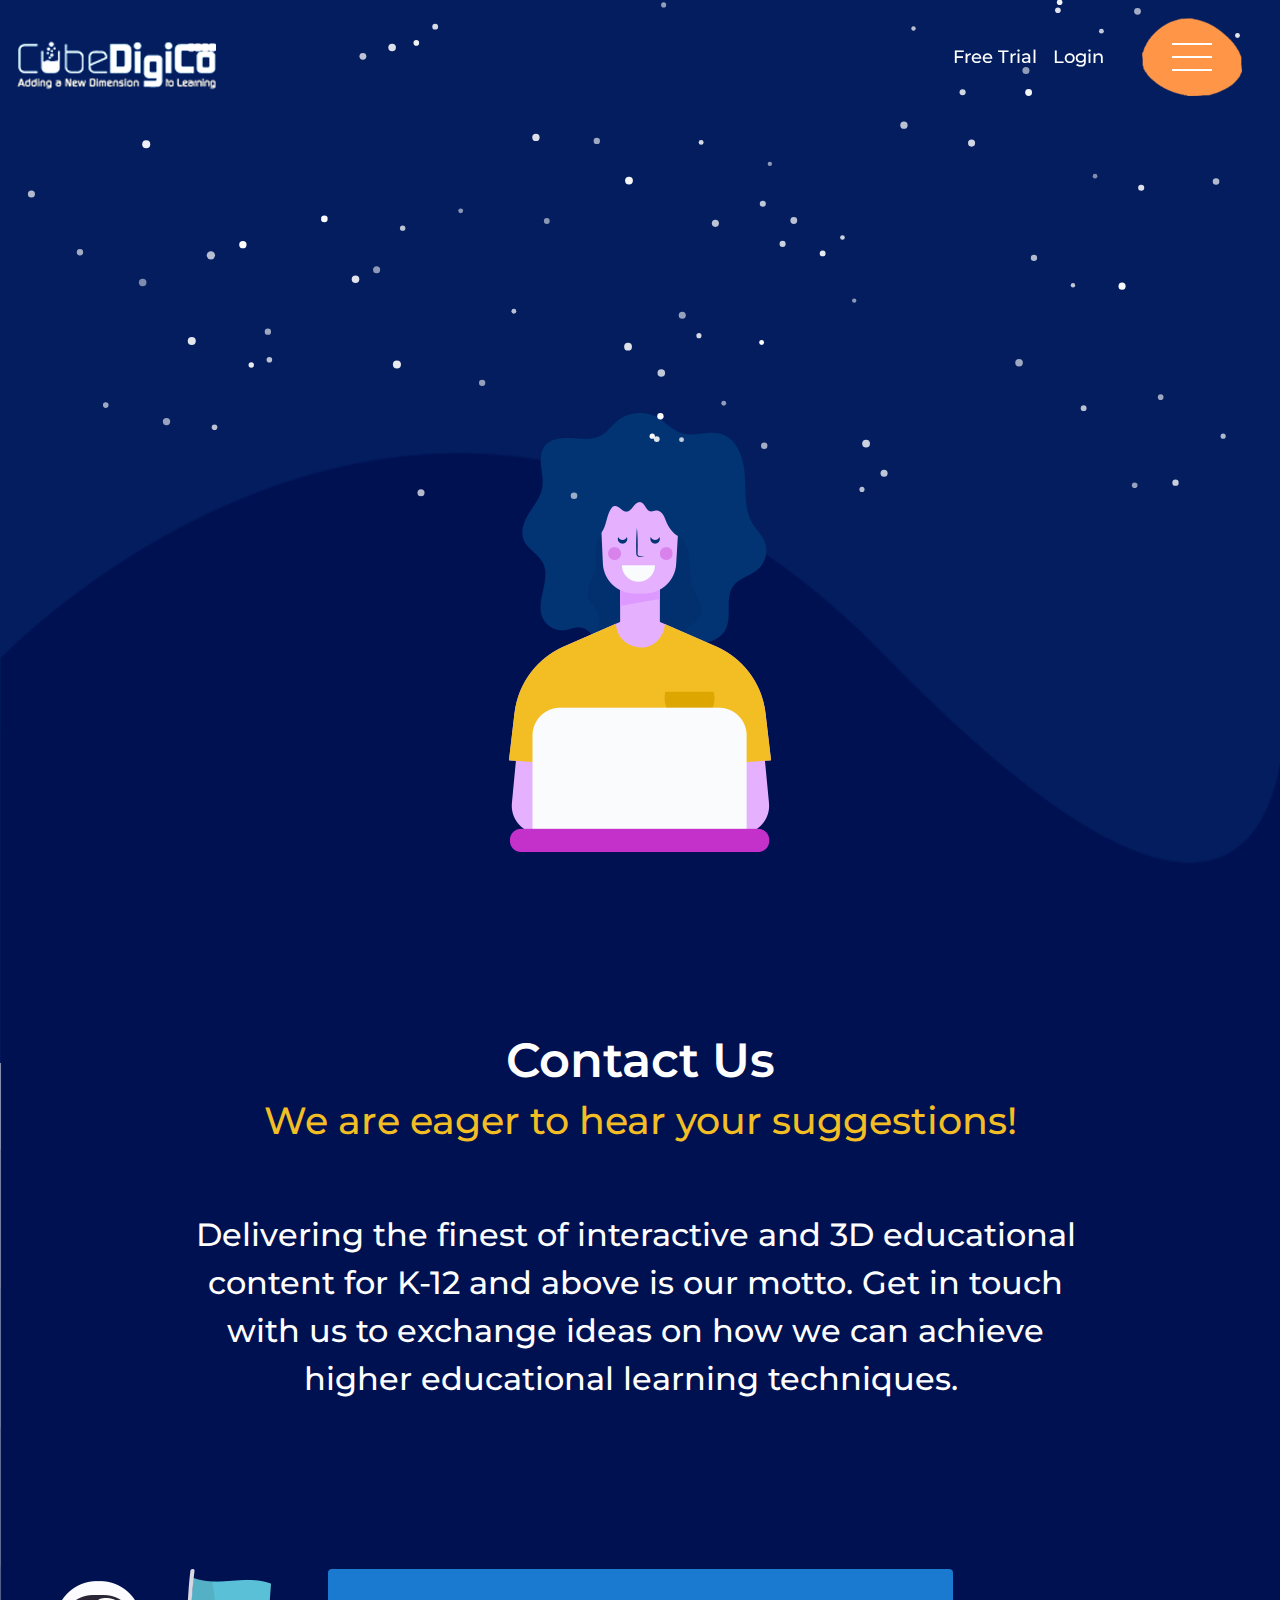
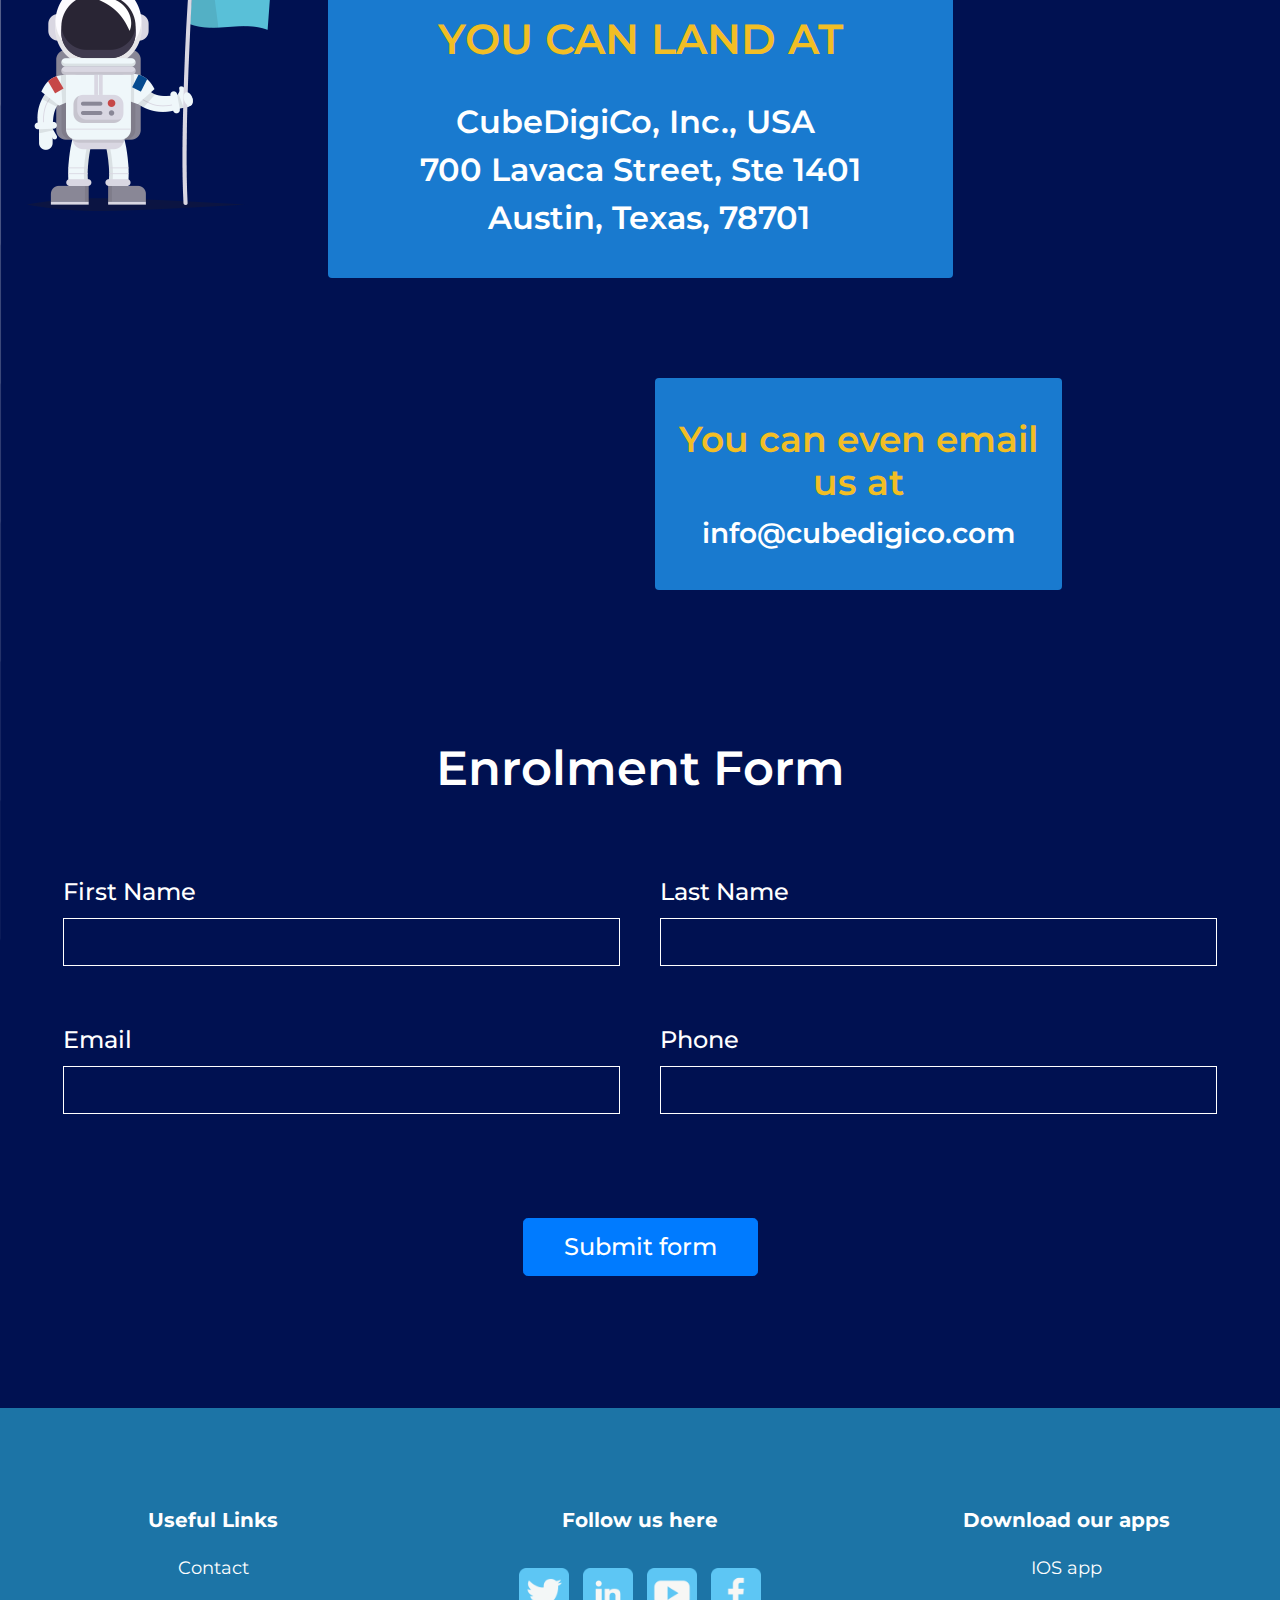
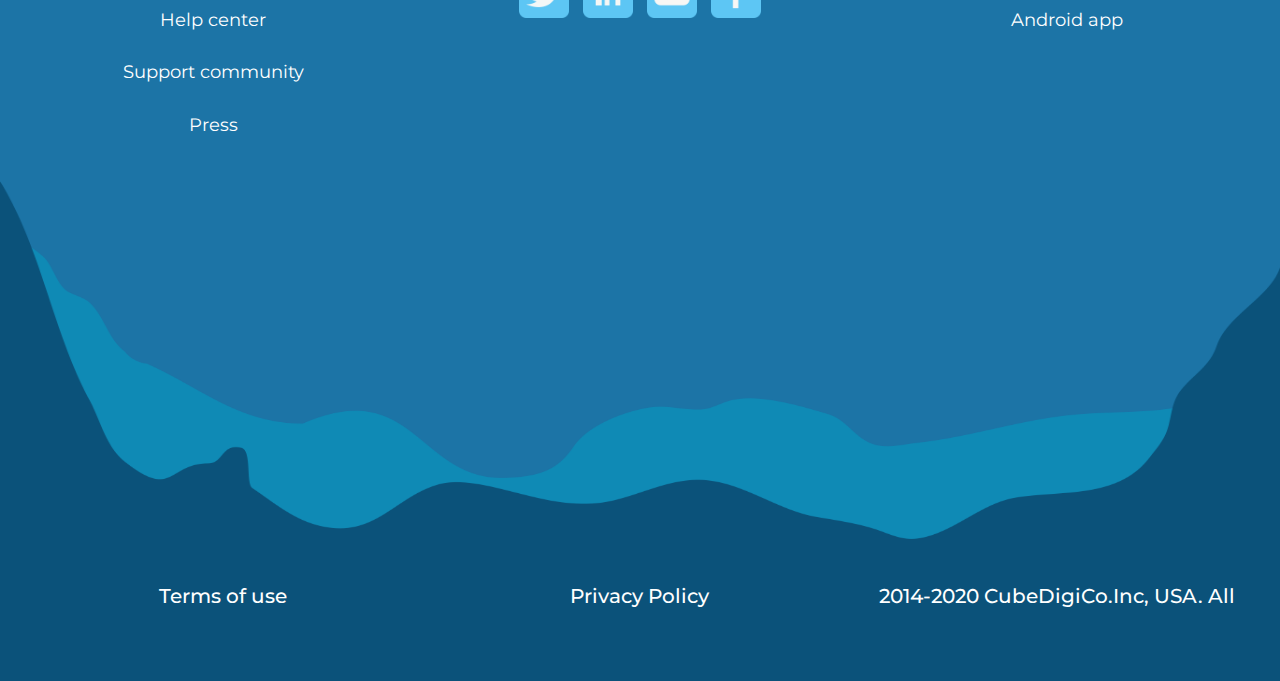
<file: contact.html>
<!DOCTYPE html>
<html lang="en">
    <head>
        <meta charset="utf-8">
        <meta name="viewport" content="width=device-width, initial-scale=1.0">
        <meta content="" name="descriptison">
        <meta content="" name="keywords">
        <title>CubeDigico - Contact Us</title>
        <link rel="stylesheet" href="Assets/Fontawesome/css/all.css">
        
    
        <link href="https://fonts.googleapis.com/css2?family=Montserrat:wght@300;400;500;600;700;800&display=swap"
            rel="stylesheet">

        <!--  CSS Files -->
        <link href="Assets/bootstrap/css/bootstrap.min.css" rel="stylesheet">
        <link href="Assets/css/style.css" rel="stylesheet">
    
    </head>
    
<body>

    <!-- hamburger -->
    <input type="checkbox" id="navi-toggle" class="checkbox" />
    <label for="navi-toggle" class="button">
        <span class="icon">&nbsp;</span>
    </label>
    <div class="background">&nbsp;</div>

    <!-- nav -->
    <nav class="nav">
        <ul class="list">
            <li class="item"> <a class="linknav" href="index.html"> Home </a> </li>
            <li class="item"> <a class="linknav" href="about.html"> About </a> </li>
            <li class="item"> <a class="linknav" href="cubelab.html"> Features </a> </li>
            <li class="item"> <a class="linknav" href="Pricing.html"> Pricing </a> </li>
            <li class="item"> <a class="linknav" href="contact.html"> Contact Us </a> </li>
        </ul>
    </nav>
    <!--  -->

    <section id="about-nav">
        <nav class="navbar">
            <a class="navbar-brand" href="index.html">
                <img src="Assets/images/logo2.png" class="img-fluid mt-3 logoImg" alt="">
            </a>
            <div class="navbar-text">
                <span><a href="https://c3dlearning.com/signup?rt=ft">Free Trial</a></span>&nbsp;&nbsp;&nbsp;
                <span><a href="https://c3dlearning.com/">Login</a></span>
            </div>
        </nav>
    </section>

    <section id="contact-banner">
        <div id="particles-js">
        </div>
    </section>

    <section id="ContactUs">
        <div class="text-center boyImg">
            <img class="img-fluid" src="Assets/images/boy.png"/>
        </div>
        <div class="contact-title text-center card border-0" style="background: transparent;">
            <h1>Contact Us</h1>
            <h2> We are eager to hear your suggestions! </h2>

           <p>Delivering the finest of interactive and 3D educational <br>
            content for K-12 and above is our motto. Get in touch <br>
            with us to exchange ideas on how we can achieve <br>
            higher educational learning techniques.   </p>
        </div>

        <div class="row" style="margin-top: 150px;">
            <div class="col-sm-3 text-center">
                <img class="img-fluid" src="Assets/images/astro.png">
            </div>
            <div class="col-sm-6">
              <div class="card border-0 text-center" style="background: #197ACF;">
                  <div class="card-body">
                     <h2 class="addressTexthead">YOU CAN LAND AT</h2>
                     <p class="addressText">CubeDigiCo, Inc., USA <br>
                        700 Lavaca Street, Ste 1401<br> 
                        Austin, Texas, 78701 </p>
                  </div>
              </div>
            </div>
            <div class="col-sm-3"></div>
        </div>

        <div class="row" style="margin-top: 100px;">
            <div class="col-sm-6"></div>
            <div class="col-sm-4">
              <div class="card border-0 text-center" style="background: #197ACF;">
                  <div class="card-body">
                     <h2 class="mailtxthead"> You can even email us at </h2>
                     <p class="mailtext">info@cubedigico.com</p>
                  </div>
              </div>
            </div>
            <div class="col-sm-2"></div>
        </div>

        <section id="formEnrolment">

            <div class="title-form text-center">
                <h1>Enrolment Form</h1>
            </div>

            <div class="container-fluid p-5">
                <form>
                    <div class="form-row">
                        <div class="form-group col-md-6">
                            <label for="fname">First Name</label>
                            <input type="text" class="form-control form-control-lg" id="fname">
                        </div>
                        <div class="col-md-6 form-group">
                            <label for="lname">Last Name</label>
                            <input type="text" class="form-control form-control-lg" id="lname">
                        </div>
                    </div>
                            
                    <div class="form-row">
                        <div class="form-group col-md-6">
                            <label for="Email">Email</label>
                            <input type="email" class="form-control form-control-lg" id="Email">
                        </div>
                        <div class="col-md-6 form-group">
                            <label for="Phn">Phone</label>
                            <input type="text" class="form-control form-control-lg" id="Phn">
                        </div>
                    </div>
            
                    <div class="form-row mt-5 mb-5">
                        <div class="form-group col-md-12 text-center">
                            <button type="submit" class="btn btn-primary btn-lg submitBtn">Submit form</button>
                        </div>
                    </div>
                   

                </form>
            </div>
        </section>

    </section>

         <!-- footer about -->
   <footer id="footer">

    <div class="footer-newTop">
        <div class="container-fluid text-center">
            <div class="row">

                <div class="col-lg-4  footer-links ">
                    <h4>Useful Links</h4>
                    <ul>
                        <li><a href="#">Contact</a></li>
                        <li><a href="#">Help center</a></li>
                        <li><a href="#">Support community</a></li>
                        <li><a href="#">Press</a></li>
                    </ul>
                </div>

                <div class="col-lg-4  footer-links ">
                    <h4>Follow us here</h4>
                    <div class="pt-3 socialsec">
                            <a href="https://twitter.com/cubedigico" target="_blank"><img class="img-fluid" src="Assets/images/twitter.png" width="50px"></a>
                            <a href="https://www.linkedin.com/company/cubedigico" target="_blank"><img class="img-fluid" src="Assets/images/linked.png" width="50px"></a>
                            <a href="https://www.youtube.com/channel/UCOW-ehI7bqP0rUtu_frNJPQ/" target="_blank"><img class="img-fluid" src="Assets/images/yt.png" width="50px"></a>
                            <a href="https://www.facebook.com/CubeDigico-Incorporated-104268307985241/" target="_blank"><img class="img-fluid" src="Assets/images/fb.png" width="50px"></a>
                    </div>
                </div>

                <div class="col-lg-4  footer-links ">
                    <h4>Download our apps</h4>
                    <ul>
                        <li><a href="#">IOS app</a></li>
                        <li><a href="#">Android app</a></li>
                    </ul>

                </div>

            </div>
        </div>
    </div>
</footer><!-- End Footer -->

<section class="footer_bottomNew">
    <div class="container-fluid text-center">
        <div class="row" style="margin-right: 0px;margin-left: 0px;">
            <div class="col-lg-4">
                <a href="#">Terms of use</a>
            </div>
            <div class="col-lg-4">
                <a href="#">Privacy Policy</a>
            </div>
            <div class="col-lg-4">
                <a href="#">2014-2020 CubeDigiCo.Inc, USA. All</a>
            </div>
        </div>
    </div>
</section>
    
   
<script src="Assets/jquery/jquery.min.js"></script>
<script src="Assets/bootstrap/js/bootstrap.min.js"></script>
<script src="Assets/js/particles.js"></script>
<script src="Assets/js/app.js"></script>
<script src="Assets/Fontawesome/js/all.min.js"></script>
<script src="Assets/js/main.js"></script>

</body>

</html>
</file>
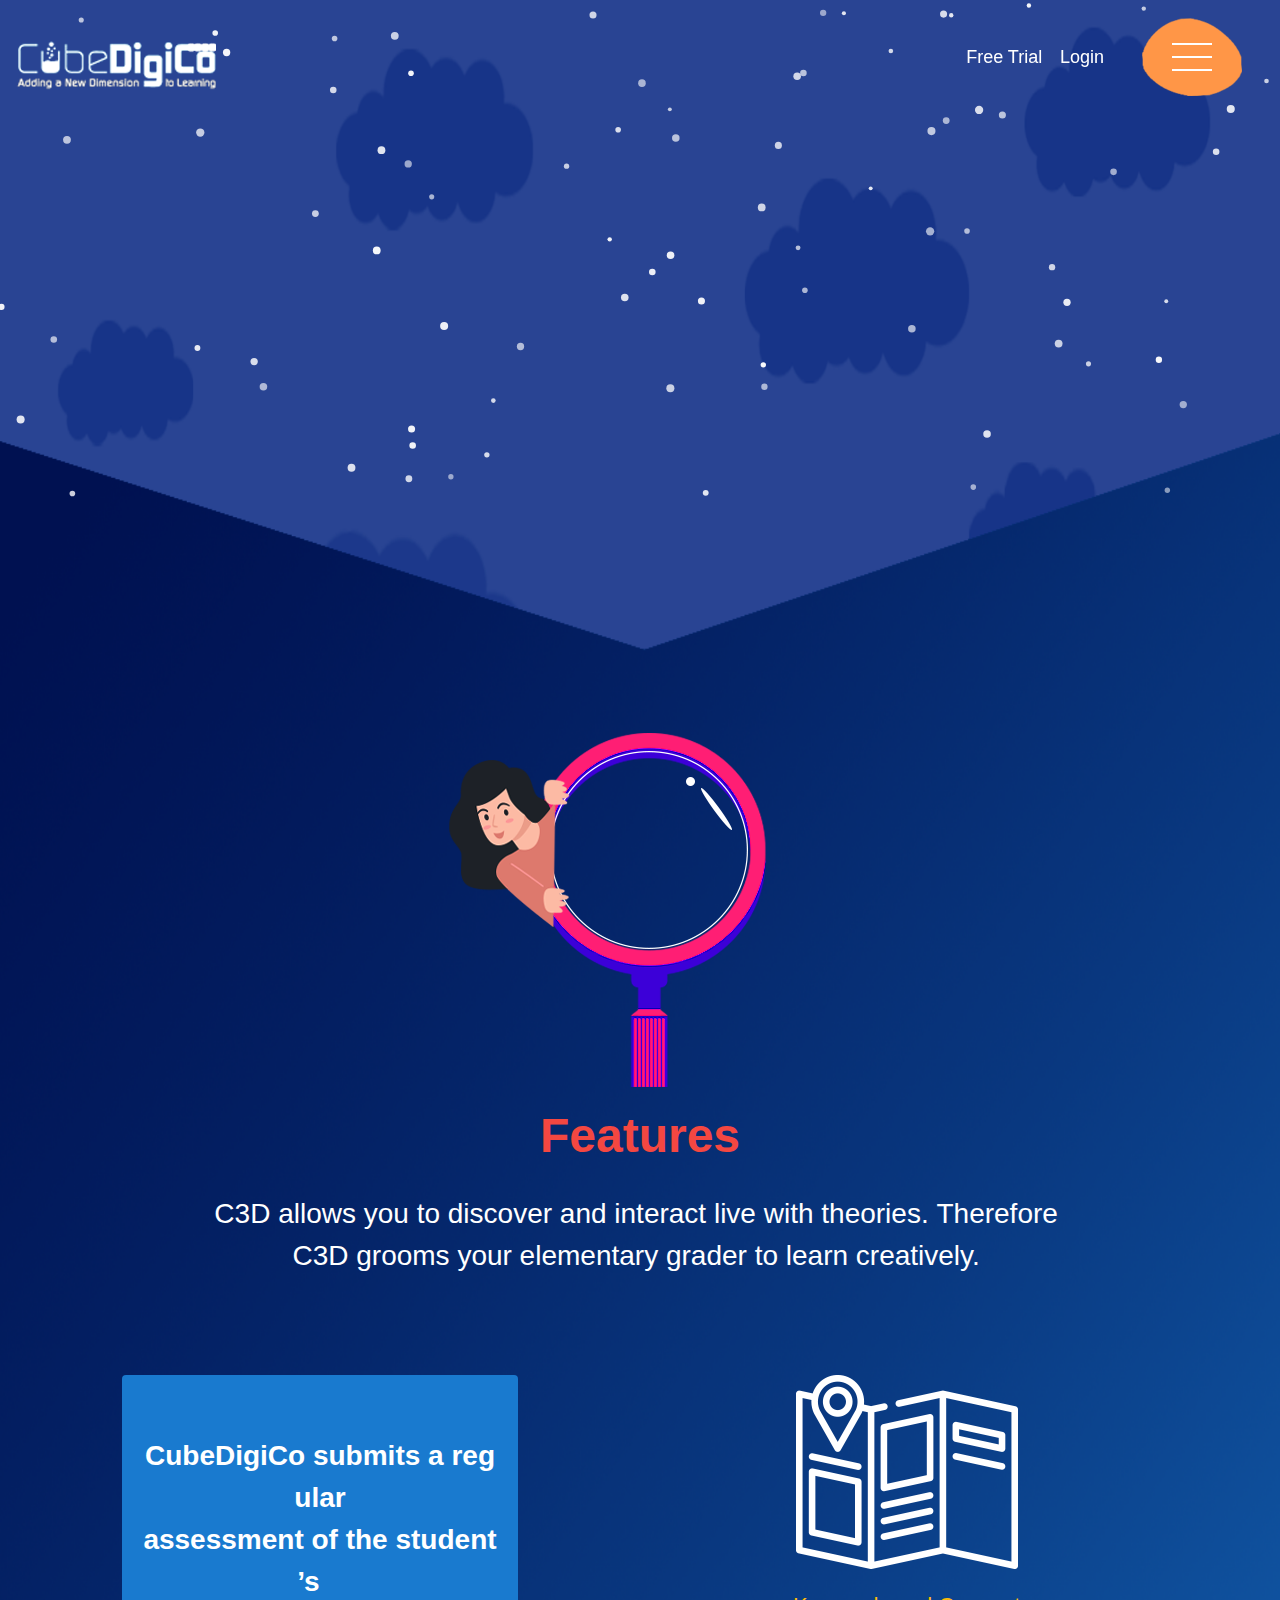
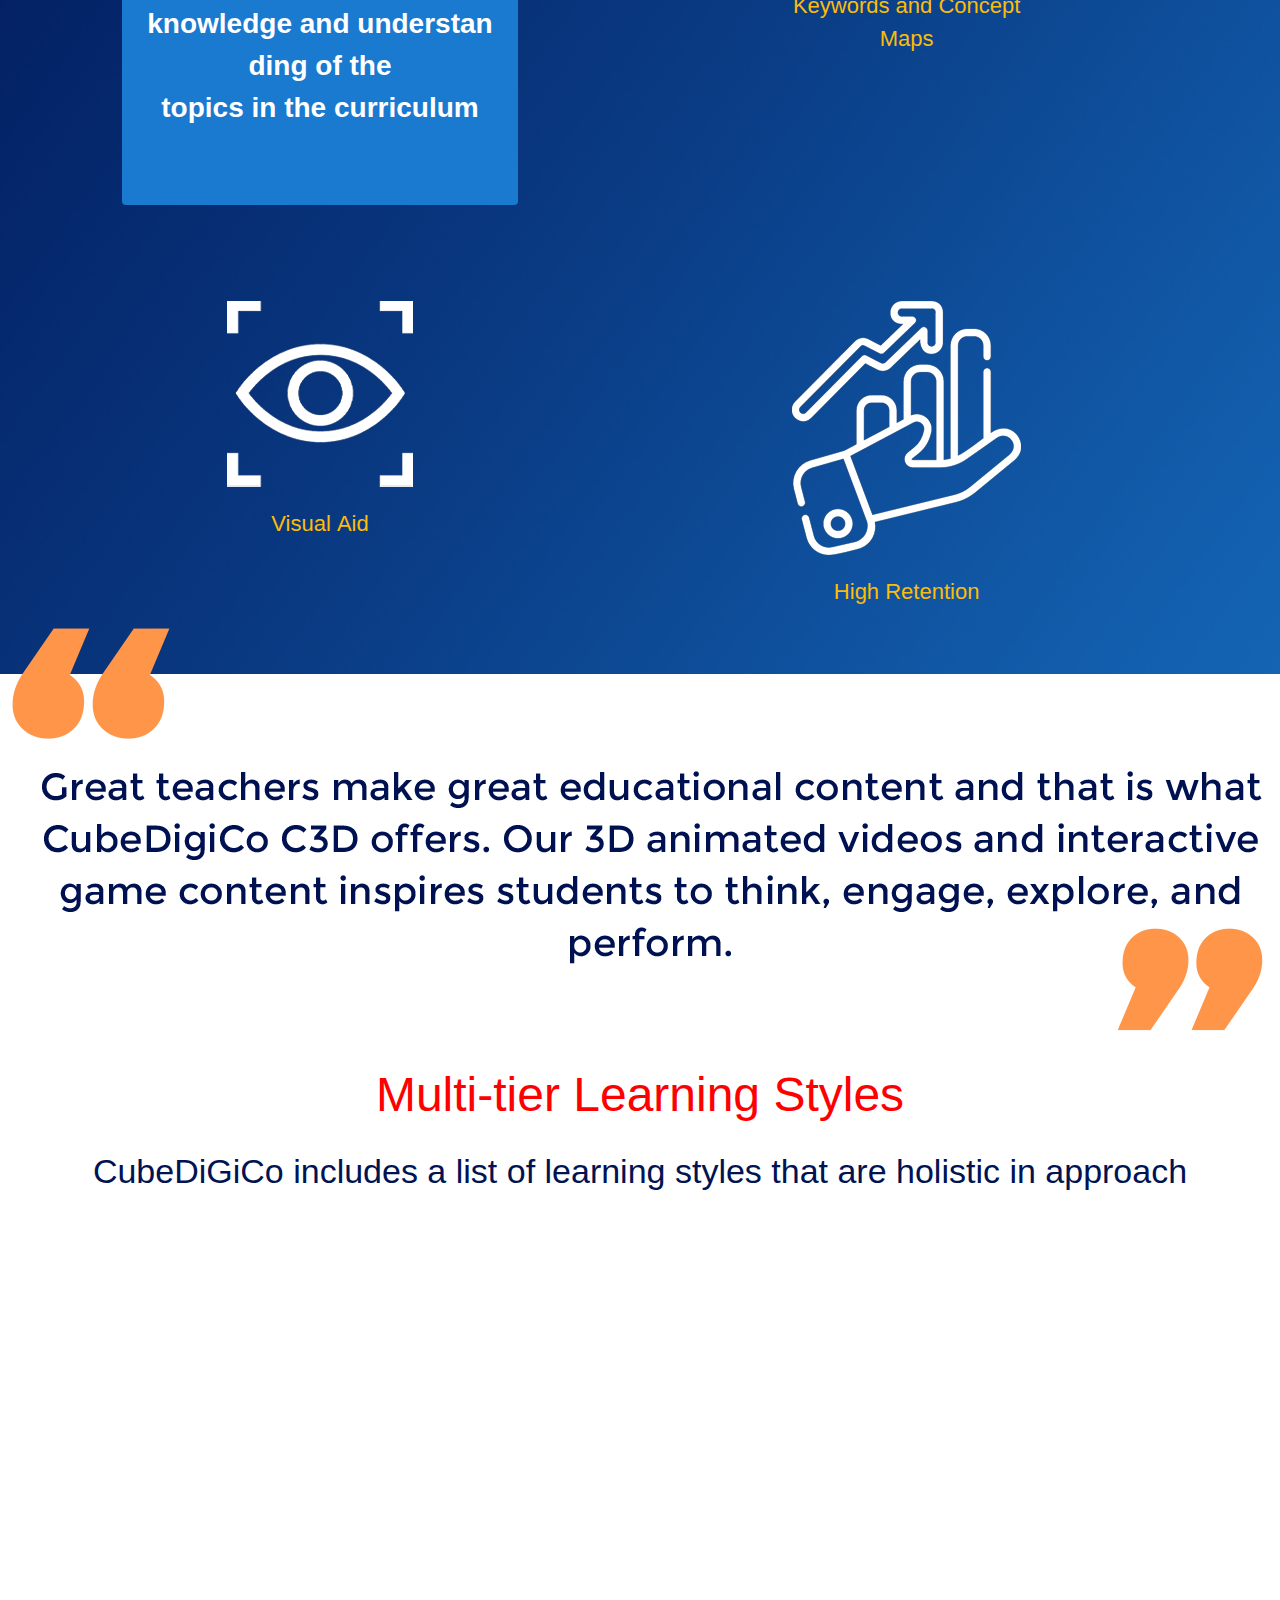
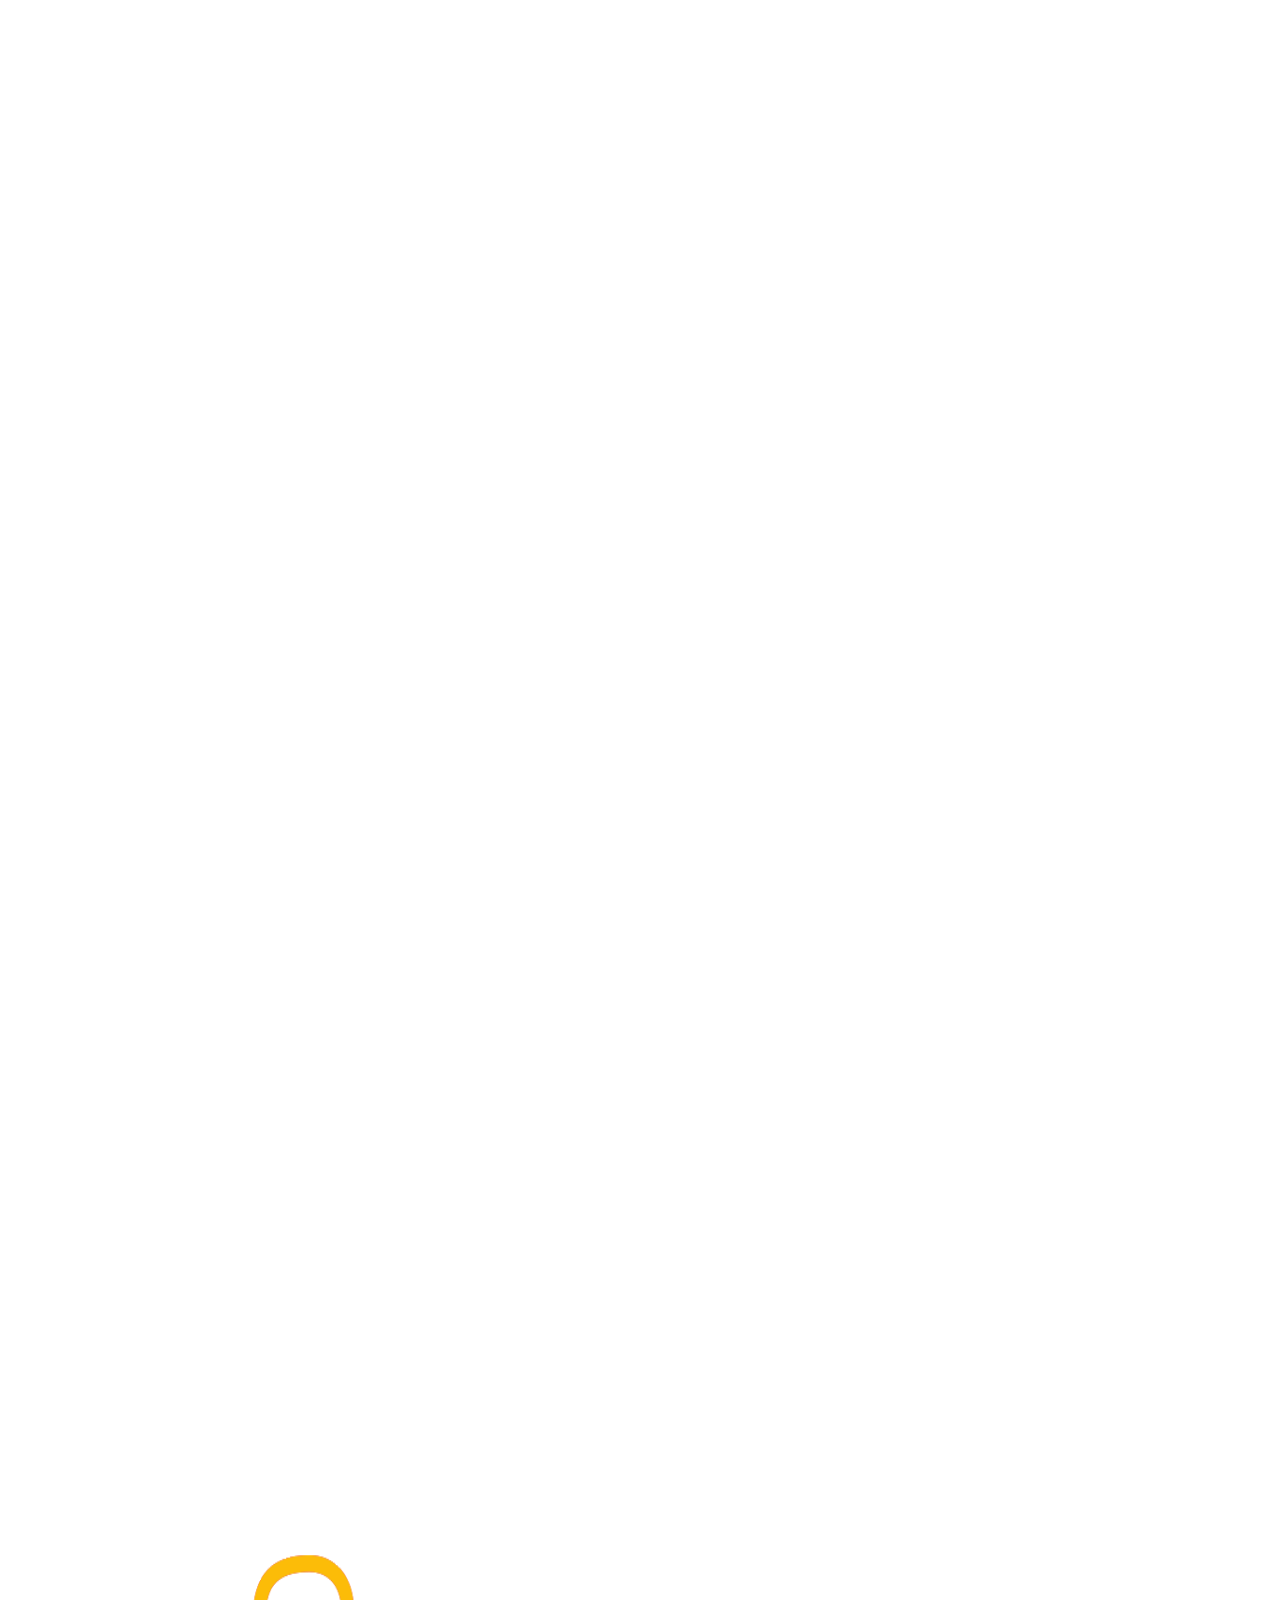
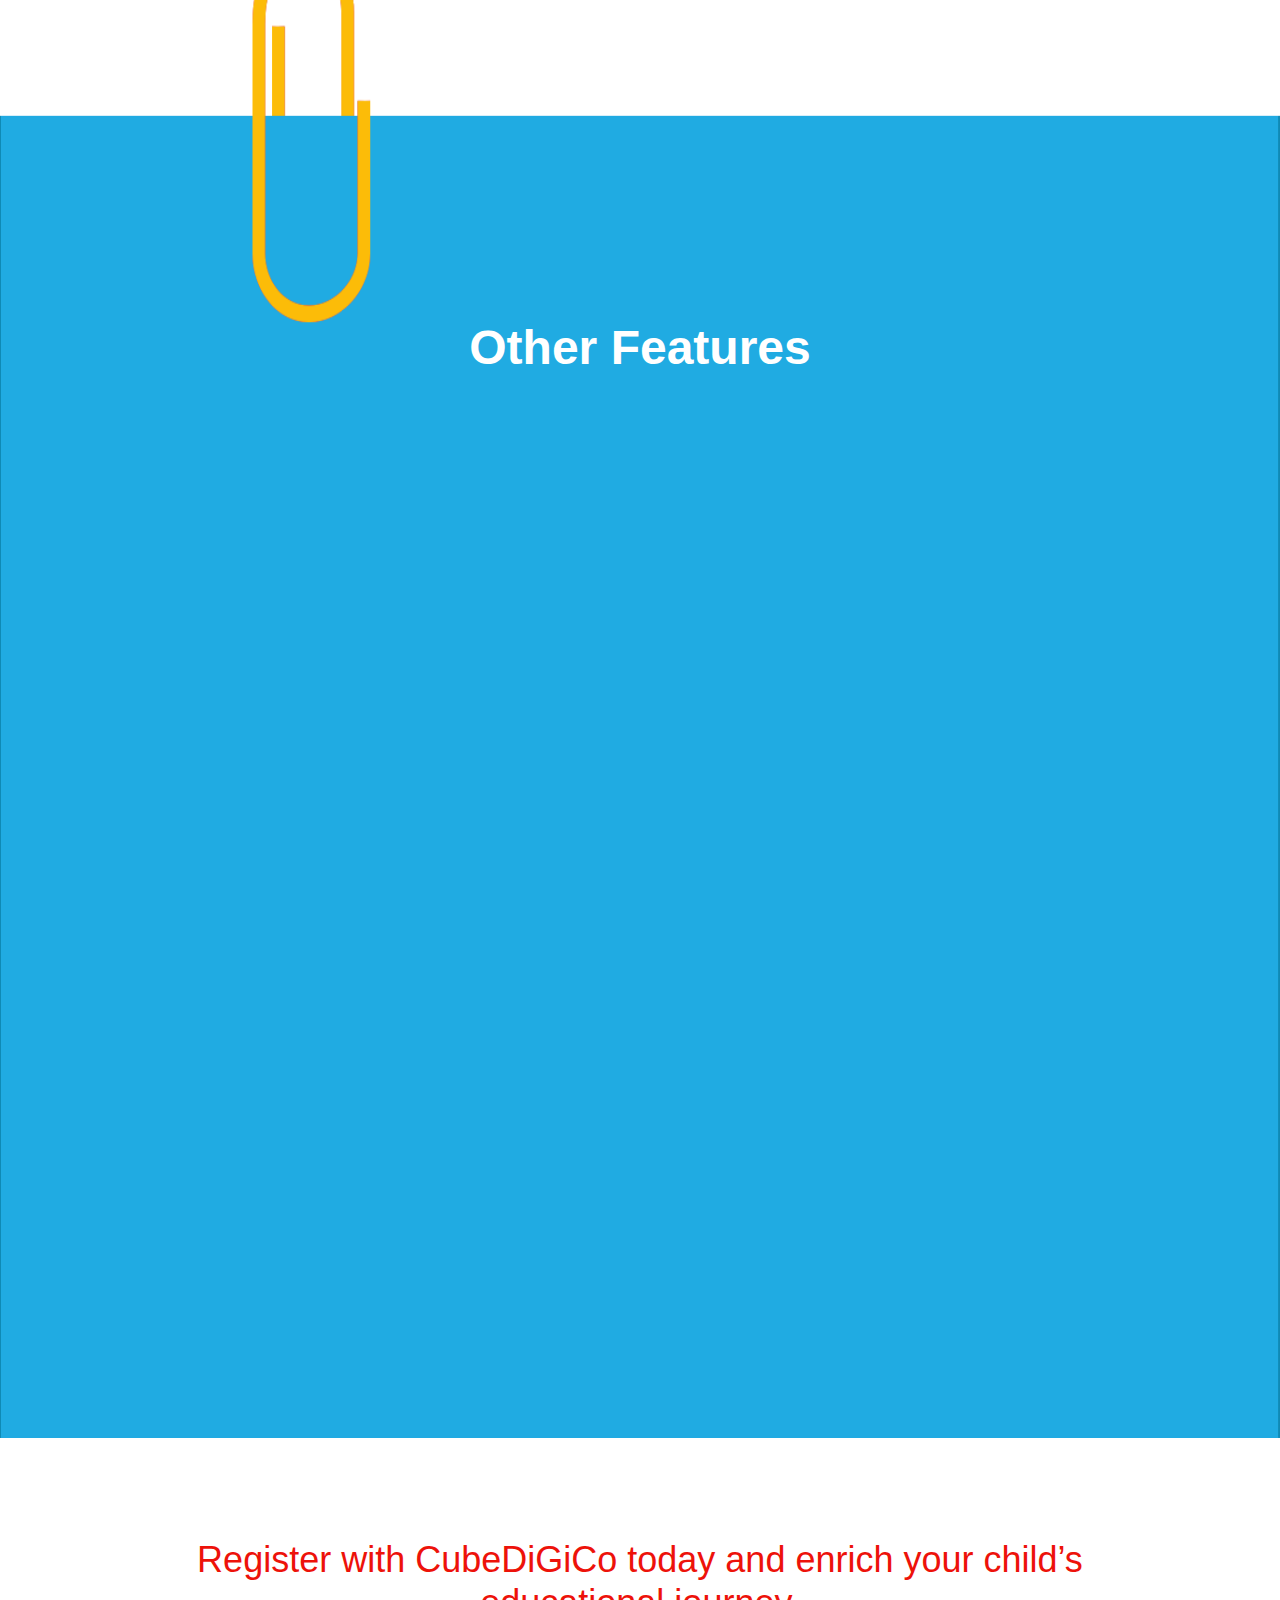
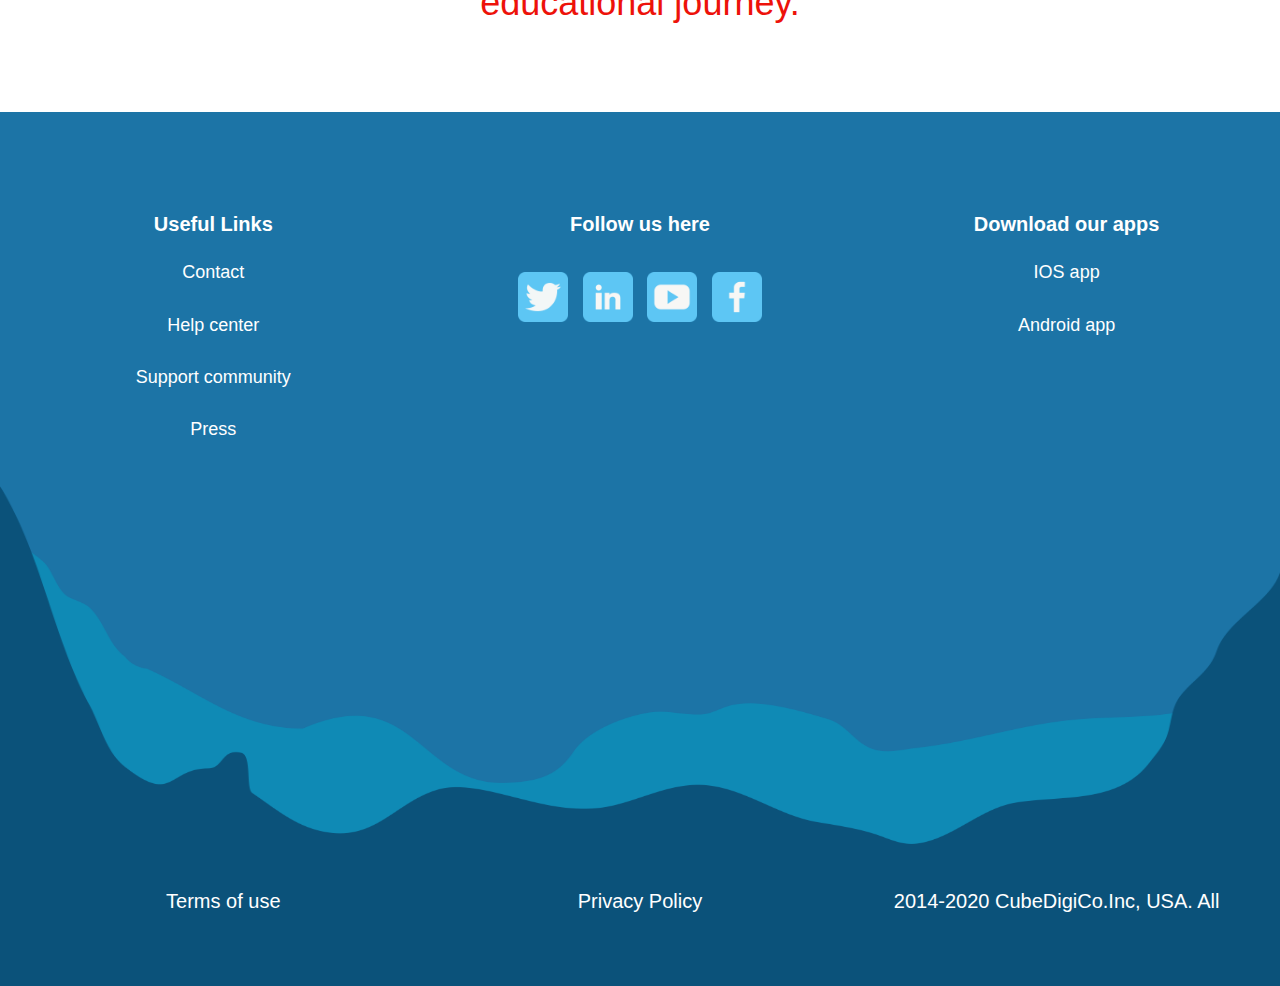
<file: cubelab.html>
<!DOCTYPE html>
<html lang="en">

<head>
    <meta charset="UTF-8">
    <meta name="viewport" content="width=device-width, initial-scale=1.0">
    <title>CubeDigico - Features</title>

    <!--  CSS Files -->
    
    <link rel="stylesheet" href="Assets/bootstrap/css/bootstrap.css">
    <link rel="stylesheet" href="Assets/Fontawesome/css/all.css">
    <link rel="stylesheet" href="Assets/aos/aos.css">
    <link rel="stylesheet" href="Assets/css/style.css" >
</head>

<body>
     
    <!-- hamburger -->
    <input type="checkbox" id="navi-toggle" class="checkbox" />
    <label for="navi-toggle" class="button">
        <span class="icon">&nbsp;</span>
    </label>
    <div class="background">&nbsp;</div>

    <!-- nav -->
    <nav class="nav">
        <ul class="list">
            <li class="item"> <a class="linknav" href="index.html"> Home </a> </li>
            <li class="item"> <a class="linknav" href="about.html"> About </a> </li>
            <li class="item"> <a class="linknav" href="cubelab.html"> Features </a> </li>
            <li class="item"> <a class="linknav" href="Pricing.html"> Pricing </a> </li>
            <li class="item"> <a class="linknav" href="contact.html"> Contact Us </a> </li>
        </ul>
    </nav>

    <!--  -->
    <section id="price-nav">
        <nav class="navbar">
            <a class="navbar-brand" href="index.html">
                <img src="Assets/images/logo2.png" class="img-fluid mt-3 logoImg" alt="">
            </a>
            <div class="navbar-text">
                <span><a href="https://c3dlearning.com/signup?rt=ft">Free Trial</a></span>&nbsp;&nbsp;&nbsp;
                <span><a href="https://c3dlearning.com/">Login</a></span>
            </div>
        </nav>
    </section>

    <section id="Feature-banner">
        <div id="particles-js">
        </div>
    </section>

    <section id="Feature_page">
        <div class="text-center" style="padding-top: 300px;padding-right: 66px;">
            <img class="img-fluid" src="Assets/images/Girl.png">
        </div>

        <div class="pageFtitle text-center card border-0" style="background: transparent;padding: 10px;">
            <h1>Features</h1>
            <p>C3D allows you to discover and interact live with theories. Therefore 
                <br>C3D grooms your elementary grader to learn creatively. 
            </p>

        </div>

        <div class="container-fluid text-center">
            <div class="row mt-5">
                <div class="col-md-1"></div>
                <div class="col-md-4 mt-4">
                    <div class="card border-0" style="background:#197ACF;">
                        <div class="card-body">
                            <p class="page-details">
                                CubeDigiCo submits a regular<br>assessment of the student’s   
                                knowledge and understanding of the<br>topics in the curriculum
                            </p>
                        </div>
                    </div>
                </div>
                <div class="col-md-1"></div>
                <div class="col-md-5 mt-4">
                    <img class="img-fluid" src="Assets/images/Cmap.png" />
                    <p class="cmaptext"> Keywords and Concept <br>Maps</p>
                </div>

            </div>

            <div class="row mt-5">
                <div class="col-md-1"></div>
                <div class="col-md-4 mt-5">
                    <img class="img-fluid" src="Assets/images/visual.png" />
                    <p class="cmaptext">Visual Aid </p>
                </div>
                <div class="col-md-1"></div>

                <div class="col-md-5 mt-5">
                    <img class="img-fluid" src="Assets/images/highren.png" />
                    <p class="cmaptext">High Retention</p>
                </div>
            </div>

        </div>

    </section>

    <div class="text-center textImg">
        <img class="img-fluid" src="Assets/images/Text.png" />
    </div>

 
    <section id="feature_home">
        <div class="container">

            <div class="row">
                <div class="col-sm-12  text-center">
                    <div class="card border-0" style="background: transparent;">
                        <h1 class="multi-head">Multi-tier Learning Styles</h1>
                        <h2 class="multi-head1">CubeDiGiCo includes a list of learning styles that are holistic in approach</h2>
                    </div>
                </div>
            </div>

            <div class="row content mt-5">
                <div class="col-md-5" data-aos="fade-right" data-aos-delay="200" data-aos-duration="1500">
                    <img class="img-fluid" src="Assets/images/Layer79.png" width="80%"/>
                </div>
                <div class="col-md-1"></div>
                <div class="col-md-6 pt-5" data-aos="fade-left" data-aos-delay="200" data-aos-duration="1500">
                    <h3 class="multitiertext1">Aural Learning<br>
                        (Auditory – Musical Learning)</h3>
                    <p class="multitiertext2">CubeDigiCos educational <br>videos have soothing voice <br>presentations in</p>
                </div>
            </div>

            <div class="row content  mt-5">
                <div class="col-md-5 order-1 order-md-2" data-aos="fade-left" data-aos-delay="400" data-aos-duration="1500">
                    <img class="img-fluid" src="Assets/images/feature5.png" width="80%"/>
                </div>
                <div class="col-md-1"></div>
                <div class="col-md-6 pt-5 order-2 order-md-1 card border-0" style="background: transparent;" data-aos="fade-right" data-aos-delay="400" data-aos-duration="1500">
                    <h3 class="multitiertext1">Kinaesthetic Learning </h3>
                    <p class="multitiertext2">Subject oriented, logical and<br>reasoning based interactive<br>
                    games are effective in making<br>students gain an 
                    understanding<br>of a particular topic and result in<br>greater retention.  </p>
                </div>
            </div>

            <div class="row content  mt-5">
                <div class="col-md-5" data-aos="fade-right" data-aos-delay="600" data-aos-duration="1500">
                    <img class="img-fluid" src="Assets/images/Layer82.png" width="80%"/>
                </div>
                <div class="col-md-1"></div>
                <div class="col-md-6 pt-5 card border-0" style="background: transparent;" data-aos="fade-left" data-aos-delay="600" data-aos-duration="1500">
                    <h3 class="multitiertext1">Verbal Learning / Textual
                        Learning / Linguistic Learning  </h3>
        
                    <p class="multitiertext2">This is equally important for 
                        students to know how to write 
                        words and read words. Hence C3D<br>provides learning <br>
                        material that is necessary
                        to absorb knowledge.  
                    </p>
                </div>
            </div>

            <div class="row content  mt-5">
                <div class="col-md-5 order-1 order-md-2" data-aos="fade-left" data-aos-delay="800" data-aos-duration="1500">
                    <img class="img-fluid" src="Assets/images/Layer81.png" width="80%"/>
                </div>
                <div class="col-md-1"></div>
                <div class="col-md-6 pt-5 order-2 order-md-1 card border-0" style="background: transparent;" data-aos="fade-right" data-aos-delay="800" data-aos-duration="1500">
                    <h3 class="multitiertext1">Visual Learning / Spatial Learning </h3>
                    <p class="multitiertext2">High-quality 3D videos make 
                        grasping complex topics an 
                        amusing<br>experience for 
                        students. 
                    </p>
                </div>
            </div>

            <div class="row content  mt-5 mb-5">
                <div class="col-md-5" data-aos="fade-right" data-aos-delay="1000" data-aos-duration="1500">
                    <img class="img-fluid" src="Assets/images/circle.png" width="80%" />
                </div>
                <div class="col-md-1"></div>
                <div class="col-md-6 pt-5 card border-0" style="background: transparent;"  data-aos="fade-left" data-aos-delay="1000" data-aos-duration="1500">
                    <h3 class="multitiertext1">Logical Learning / Analytical 
                        Learning  </h3>
        
                    <p class="multitiertext2 w-100">This style of teaching includes puzzle-oriented games that 
                        improve learner’s<br>identification, analytical and observational 
                        skills that increase the learner’s 
                        IQ levels.  </p>
                </div>
            </div>

        </div>
    </section>

    <section class="other_feature">
        <div class="container-fluid text-center">

            <div class="card border-0" style="background: transparent;">
                <h1 class="head_other">Other Features </h1>
            </div>

           <div class="row">
            <div class="col-md-2"></div>
               <div class="col-md-2">
                 <div class="card card1" data-aos="flip-up" data-aos-delay="100" data-aos-duration="600">
                     <div class="card-body">
                         <img class="img-fluid" src="Assets/images/Layer83.png"/>
                         <p class="other-text">Printed reference material, examples and activities for teachers</p>
                     </div>
                 </div>
               </div>

               <div class="col-md-2">
                <div class="card" data-aos="flip-up" data-aos-delay="200" data-aos-duration="600">
                    <div class="card-body">
                        <img class="img-fluid" src="Assets/images/Layer85.png"/>
                        <p class="other-text">User-friendly browser, search and navigation interface for study topics
                        </p>
                    </div>
                </div>
              </div>

              <div class="col-md-2">
                <div class="card card2"  data-aos="flip-up" data-aos-delay="300" data-aos-duration="600">
                    <div class="card-body">
                        <img class="img-fluid" src="Assets/images/Layer87.png"/>
                        <img class="img-fluid" src="Assets/images/androidlo.png"/>
                        <p class="other-text">Android and iOS mobile phone compatibility</p>
                    </div>
                </div>
              </div>

              <div class="col-md-2">
                <div class="card card3"  data-aos="flip-up" data-aos-delay="400" data-aos-duration="600">
                    <div class="card-body">
                        <img class="img-fluid" src="Assets/images/Layer86.png"/>
                        <p class="other-text">Flipped Learning and Blended Learning capability </p>
                    </div>
                </div>
              </div>
              <div class="col-md-2"></div>
           </div>

           <div class="row" style="margin-top: 40px;">
            <div class="col-md-3"></div>
               <div class="col-md-2">
                 <div class="card card5"  data-aos="flip-up" data-aos-delay="500" data-aos-duration="600">
                     <div class="card-body">
                         <img class="img-fluid" src="Assets/images/Layer83.png"/>
                         <p class="other-text">Lesson planning to help teachers in academic 
                            planning  </p>
                     </div>
                 </div>
               </div>

               <div class="col-md-2">
                <div class="card card6"  data-aos="flip-up" data-aos-delay="600" data-aos-duration="600">
                    <div class="card-body">
                        <img class="img-fluid" src="Assets/images/Layer85.png"/>
                        <p class="other-text">Affordable and basic pricing  
                        </p>
                    </div>
                </div>
              </div>

              <div class="col-md-2">
                <div class="card card7" data-aos="flip-up" data-aos-delay="700" data-aos-duration="600">
                    <div class="card-body" >
                        <img class="img-fluid" src="Assets/images/androidlo.png"/>
                        <p class="other-text">24/7 customer support to teachers and students</p>
                    </div>
                </div>
              </div>

              <div class="col-md-3"></div>
           </div>
        </div>
    </section>

    <section class="eduJouney">
        <div class="card border-0" style="background: transparent;">
            <h2>Register with CubeDiGiCo today and enrich your child’s<br>educational journey.</h2>
        </div>
    </section>

    
   <!-- footer about -->
   <footer id="footer">

    <div class="footer-newTop">
        <div class="container-fluid text-center">
            <div class="row">

                <div class="col-lg-4  footer-links ">
                    <h4>Useful Links</h4>
                    <ul>
                        <li><a href="#">Contact</a></li>
                        <li><a href="#">Help center</a></li>
                        <li><a href="#">Support community</a></li>
                        <li><a href="#">Press</a></li>
                    </ul>
                </div>

                <div class="col-lg-4  footer-links ">
                    <h4>Follow us here</h4>
                    <div class="pt-3 socialsec">
                            <a href="https://twitter.com/cubedigico" target="_blank"><img class="img-fluid" src="Assets/images/twitter.png" width="50px"></a>
                            <a href="https://www.linkedin.com/company/cubedigico" target="_blank"><img class="img-fluid" src="Assets/images/linked.png" width="50px"></a>
                            <a href="https://www.youtube.com/channel/UCOW-ehI7bqP0rUtu_frNJPQ/" target="_blank"><img class="img-fluid" src="Assets/images/yt.png" width="50px"></a>
                            <a href="https://www.facebook.com/CubeDigico-Incorporated-104268307985241/" target="_blank"><img class="img-fluid" src="Assets/images/fb.png" width="50px"></a>
                    </div>
                </div>

                <div class="col-lg-4  footer-links ">
                    <h4>Download our apps</h4>
                    <ul>
                        <li><a href="#">IOS app</a></li>
                        <li><a href="#">Android app</a></li>
                    </ul>

                </div>

            </div>
        </div>
    </div>
</footer><!-- End Footer -->

<section class="footer_bottomNew">
    <div class="container-fluid text-center">
        <div class="row" style="margin-right: 0px;margin-left: 0px;">
            <div class="col-lg-4">
                <a href="#">Terms of use</a>
            </div>
            <div class="col-lg-4">
                <a href="#">Privacy Policy</a>
            </div>
            <div class="col-lg-4">
                <a href="#">2014-2020 CubeDigiCo.Inc, USA. All</a>
            </div>
        </div>
    </div>
</section>

    

<script src="Assets/jquery/jquery.min.js"></script>
<script src="Assets/bootstrap/js/bootstrap.min.js"></script>
<script src="Assets/js/particles.js"></script>
<script src="Assets/Fontawesome/js/all.min.js"></script>
<script src="Assets/js/app.js"></script>
<script src="Assets/aos/aos.js"></script>
<script src="Assets/js/main.js"></script>
</body>

</html>
</file>
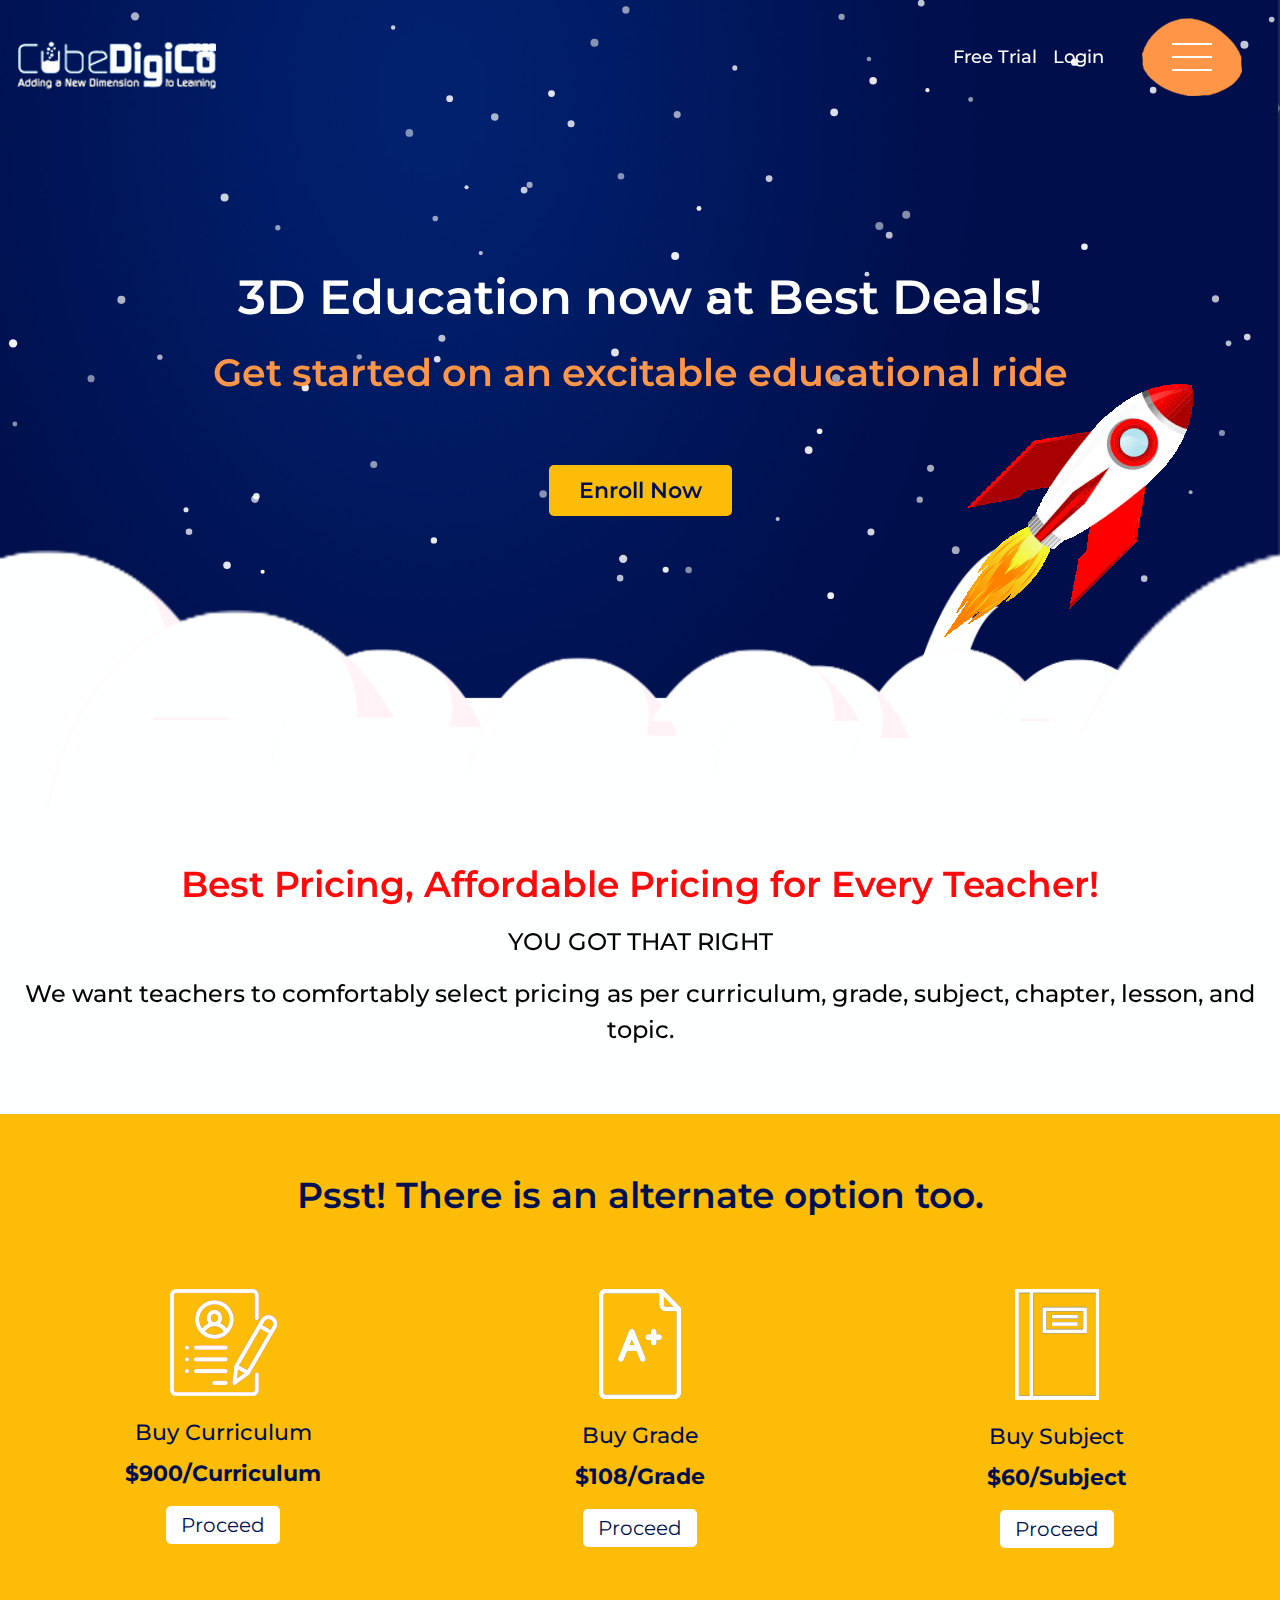
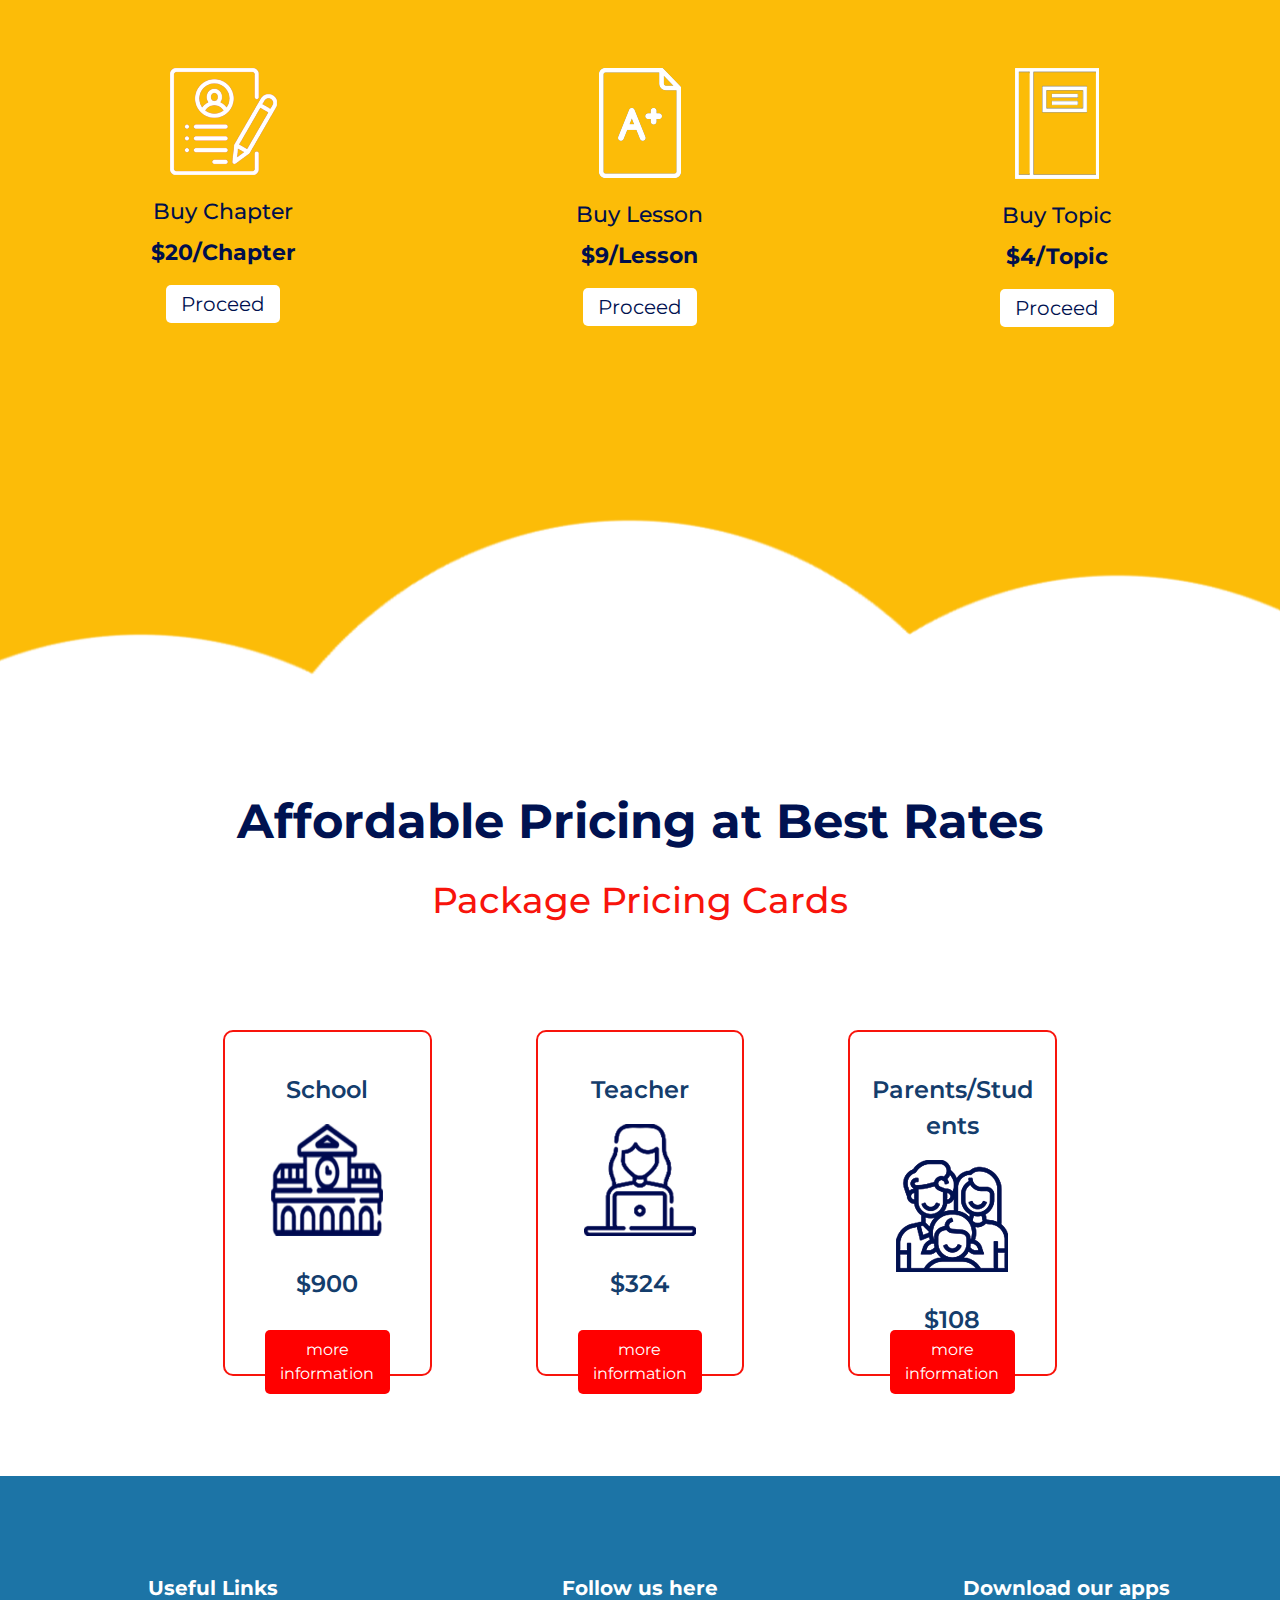
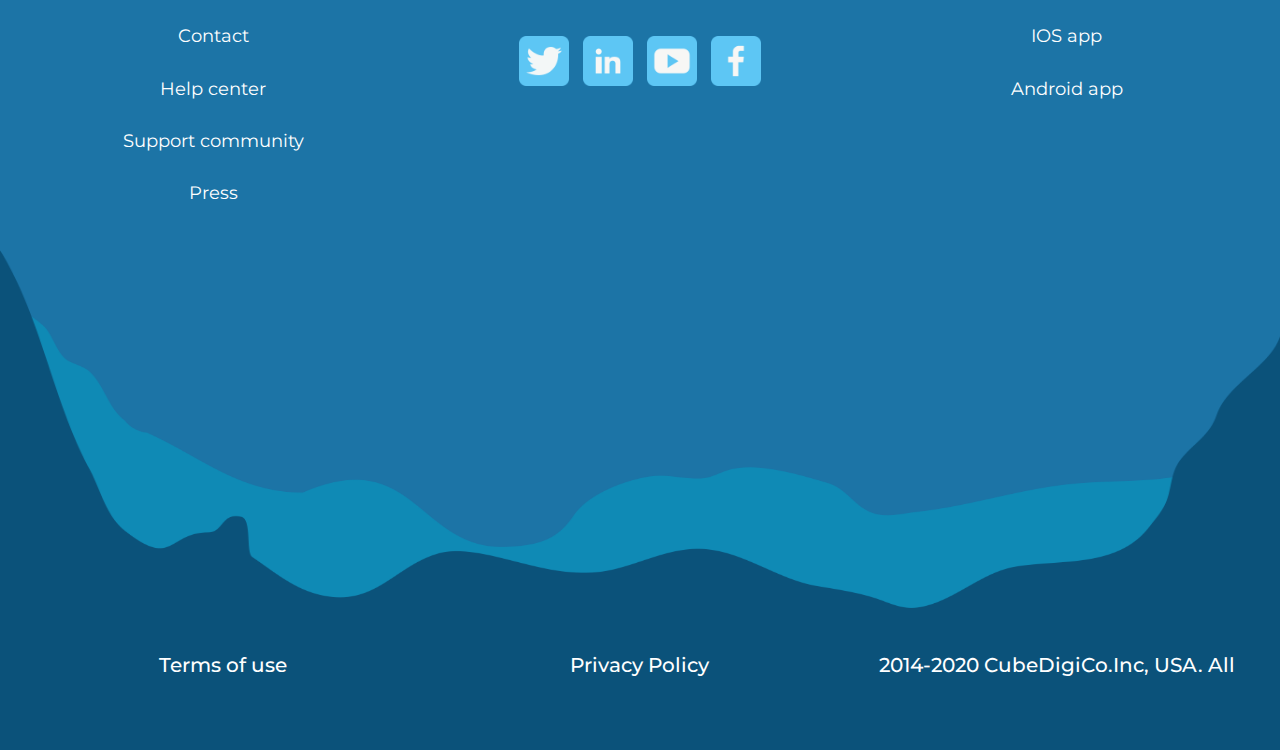
<file: Pricing.html>
<!DOCTYPE html>
<html lang="en">

<head>
    <meta charset="UTF-8">
    <meta name="viewport" content="width=device-width, initial-scale=1.0">
    <meta content="" name="descriptison">
    <meta content="" name="keywords">
    <title>CubeDigico - Pricing</title>
    <link rel="stylesheet" href="Assets/Fontawesome/css/all.css">
    
    <link href="https://fonts.googleapis.com/css2?family=Montserrat:wght@300;400;500;600;700;800&display=swap"
        rel="stylesheet">

    <!--  CSS Files -->
    <link href="Assets/bootstrap/css/bootstrap.min.css" rel="stylesheet">
    <link href="Assets/css/style.css" rel="stylesheet">

</head>

<body>
   
    <!-- hamburger -->
    <input type="checkbox" id="navi-toggle" class="checkbox" />
    <label for="navi-toggle" class="button">
        <span class="icon">&nbsp;</span>
    </label>
    <div class="background">&nbsp;</div>

    <!-- nav -->
    <nav class="nav">
        <ul class="list">
            <li class="item"> <a class="linknav" href="index.html"> Home </a> </li>
            <li class="item"> <a class="linknav" href="about.html"> About </a> </li>
            <li class="item"> <a class="linknav" href="cubelab.html"> Features </a> </li>
            <li class="item"> <a class="linknav" href="Pricing.html"> Pricing </a> </li>
            <li class="item"> <a class="linknav" href="contact.html"> Contact Us </a> </li>
        </ul>
    </nav>

    <!--  -->
    <section id="price-nav">
        <nav class="navbar">
            <a class="navbar-brand" href="index.html">
                <img src="Assets/images/logo2.png" class="img-fluid mt-3 logoImg" alt="">
            </a>
            <div class="navbar-text">
                <span><a href="https://c3dlearning.com/signup?rt=ft">Free Trial</a></span>&nbsp;&nbsp;&nbsp;
                <span><a href="https://c3dlearning.com/">Login</a></span>
            </div>
        </nav>
    </section>

    <section id="Pricing_banner" class="d-flex flex-column justify-content-center align-items-center">
        <div id="particles-js">
        </div>
        <div class="container-fluid">
            <div class="row">
                <div class="col-lg-12 text-center ">
                    <div class="card border-0" style="background: transparent;">
                        <h1 class="priceHead">3D Education now at Best Deals!</h1>
                        <h2 class="priceHead2"> Get started on an excitable educational ride </h2>
                        <div class="enrollBtn">
                            <a href="#">Enroll Now</a>
                        </div>
                       
                    </div>
                </div>
            </div>
        </div>
        <div>
            <img src="Assets/images/pricerocket1.gif" class="img-fluid rocketPrice">
       </div>
   
    </section>
       
   
    <section class="cloudPricing d-flex flex-column justify-content-center align-items-center">
        <div class="container-fluid ">
            <div class="row">
                <div class="col-lg-12 text-center ">
                    <div class="card border-0" style="background: transparent; padding-top: 320px;">
                        <h2 class="cloudHead"> Best Pricing, Affordable Pricing for Every Teacher! </h2>
                        <p class="cloudtxt1">YOU GOT THAT RIGHT</p>
                        <p class="cloudtxt2">
                            We want teachers to comfortably select pricing as per curriculum, grade, subject, 
                            chapter, lesson, and topic.</p>
                    </div>
                </div>
            </div>
        </div>
    </section>

    <section id="PriceYellow">
        <div class="text-center buyText card border-0" style="background: transparent;">
            <h2>Psst! There is an alternate option too.</h2>
        </div>

        <div class="container-fluid">
            <div class="row" style="margin-left: 0px;margin-right:0px;margin-top: 40px;">
                <div class="col-sm-4 text-center pt-4">
                    <img class="img-fluid" src="Assets/images/curri.png">
                    <p class="buyText1">Buy Curriculum</p>
                    <p class="pricetxt">$900/Curriculum</p>
                    <div class="processBtn">
                        <a href="#">Proceed</a>
                    </div>
                </div>

                <div class="col-sm-4 text-center pt-4">
                    <img class="img-fluid" src="Assets/images/grade.png">
                    <p class="buyText1">Buy Grade</p>
                    <p class="pricetxt">$108/Grade</p>
                    <div class="processBtn">
                        <a href="#">Proceed</a>
                    </div>
                </div>

                <div class="col-sm-4 text-center pt-4">
                    <img class="img-fluid" src="Assets/images/subject.png">
                    <p class="buyText1">Buy Subject</p>
                    <p class="pricetxt">$60/Subject</p>
                    <div class="processBtn">
                        <a href="#">Proceed</a>
                    </div>
                </div>
            </div>

            <div class="row" style="margin-left: 0px;margin-right:0px;padding-top: 80px;">
                <div class="col-sm-4 text-center pt-4">
                    <img class="img-fluid" src="Assets/images/curri.png">
                    <p class="buyText1">Buy Chapter</p>
                    <p class="pricetxt">$20/Chapter</p>
                    <div class="processBtn">
                        <a href="#">Proceed</a>
                    </div>
                </div>

                <div class="col-sm-4 text-center pt-4">
                    <img class="img-fluid" src="Assets/images/grade.png">
                    <p class="buyText1">Buy Lesson</p>
                    <p class="pricetxt">$9/Lesson</p>
                    <div class="processBtn">
                        <a href="#">Proceed</a>
                    </div>
                </div>

                <div class="col-sm-4 text-center pt-4">
                    <img class="img-fluid" src="Assets/images/subject.png">
                    <p class="buyText1">Buy Topic</p>
                    <p class="pricetxt">$4/Topic</p>
                    <div class="processBtn">
                        <a href="#">Proceed</a>
                    </div>
                </div>
            </div>
         

        </div>
    </section>
    
    <section id="AffordableSec">
        <div class="text-center affordText card border-0" style="background: transparent;">
            <h1> Affordable Pricing at Best Rates </h1>
            <h2>Package Pricing Cards </h2>
        </div>

        <div class="container-fluid text-center">
            <div class="row" style="margin-left: 0px;margin-right:0px;padding-top: 80px;">

                <div class="col-sm-2"></div>
                <div class="col-sm-2 schoolCard">
                   <p class="cardtxt">School</p>
                   <img class="img-fluid" src="Assets/images/Layer53.png">
                   <p class="pricecardtxt">$900</p>
                   <div class="member-info text-center">
                    <a href="#">more information</a>
                  </div>
                </div> 
                <div class="col-sm-1"></div>
               

                <div class="col-sm-2 TeacherCard">
                    <p class="cardtxt">Teacher</p>
                    <img class="img-fluid" src="Assets/images/Layer54.png">
                    <p class="pricecardtxt">$324</p>
                    <div class="member-info text-center">
                        <a href="#">more information</a>
                    </div>
                 </div>
                 <div class="col-sm-1"></div>
                 
                 <div class="col-sm-2 StudCard">
                    <p class="cardtxt card border-0" style="background: transparent;">Parents/Students</p>
                    <img class="img-fluid" src="Assets/images/Layer55.png">
                    <p class="pricecardtxt">$108</p>
                    <div class="member-info text-center">
                        <a href="#">more information</a>
                    </div>
                 </div>
                
                 <div class="col-sm-2"></div>
            </div>
        </div>
    </section>

     <!-- footer about -->
   <footer id="footer">

    <div class="footer-newTop">
        <div class="container-fluid text-center">
            <div class="row">

                <div class="col-lg-4  footer-links ">
                    <h4>Useful Links</h4>
                    <ul>
                        <li><a href="#">Contact</a></li>
                        <li><a href="#">Help center</a></li>
                        <li><a href="#">Support community</a></li>
                        <li><a href="#">Press</a></li>
                    </ul>
                </div>

                <div class="col-lg-4  footer-links ">
                    <h4>Follow us here</h4>
                    <div class="pt-3 socialsec">
                            <a href="https://twitter.com/cubedigico" target="_blank"><img class="img-fluid" src="Assets/images/twitter.png" width="50px"></a>
                            <a href="https://www.linkedin.com/company/cubedigico" target="_blank"><img class="img-fluid" src="Assets/images/linked.png" width="50px"></a>
                            <a href="https://www.youtube.com/channel/UCOW-ehI7bqP0rUtu_frNJPQ/" target="_blank"><img class="img-fluid" src="Assets/images/yt.png" width="50px"></a>
                            <a href="https://www.facebook.com/CubeDigico-Incorporated-104268307985241/" target="_blank"><img class="img-fluid" src="Assets/images/fb.png" width="50px"></a>
                    </div>
                </div>

                <div class="col-lg-4  footer-links ">
                    <h4>Download our apps</h4>
                    <ul>
                        <li><a href="#">IOS app</a></li>
                        <li><a href="#">Android app</a></li>
                    </ul>

                </div>

            </div>
        </div>
    </div>
</footer><!-- End Footer -->

<section class="footer_bottomNew">
    <div class="container-fluid text-center">
        <div class="row" style="margin-right: 0px;margin-left: 0px;">
            <div class="col-lg-4">
                <a href="#">Terms of use</a>
            </div>
            <div class="col-lg-4">
                <a href="#">Privacy Policy</a>
            </div>
            <div class="col-lg-4">
                <a href="#">2014-2020 CubeDigiCo.Inc, USA. All</a>
            </div>
        </div>
    </div>
</section>






<script src="Assets/jquery/jquery.min.js"></script>
<script src="Assets/bootstrap/js/bootstrap.min.js"></script>
<script src="Assets/js/particles.js"></script>
<script src="Assets/js/app.js"></script>
<script src="Assets/Fontawesome/js/all.min.js"></script>
<script src="Assets/js/main.js"></script>


</body>

</html>
</file>
<file: Assets/css/style.css>
*{
    margin: 0;
    padding: 0;
    box-sizing: border-box;
 }
  body {
    overflow-x: hidden;
    font-family: 'Montserrat', sans-serif;
  }
  h1,h2,h3,h4,h5,h6 {
    font-family: 'Montserrat', sans-serif;
  }

/* ------Top Section---------- */
.starImg .img1{
position: absolute;
top: 50px;
left: 40%;
}

.starImg .img2{
  position: absolute;
  top: 80%;
  left: 25%;
}



.flash {
  -webkit-animation: flash linear 3.5s infinite;
   animation: flash linear 3.5s infinite;
}

#topSection{
background: url(../images/Artboard.png);
background-position: center;
background-repeat: no-repeat;
background-size: 100% 100%;
position: relative;
width: 100%;
height: 100vh;
}
.headText{
  color: #fff;  
  text-transform: uppercase;
  font-weight: 500;
  font-size: 3rem;
}
.explore_btn{
    background: url(../images/Vector.png)no-repeat center;   
    background-size:contain;
    width: 100%;
    height: 70px;
    padding-top: 16px;
}
.textExp{ 
    color: #fff;
    font-size: 28px;
    font-weight: 600;
    text-transform: uppercase;  
}
.textExp:hover{ 
    color: #fff;   
}

@media (max-width: 768px) {
    .headText {
      font-size: 24px;
    }
    .textExp{
        font-size: 24px;  
    }
}
@media (max-width: 600px) {
    .headText {
      font-size: 20px;
    }
}

 
/* ---------------- */


/* hamburger */
.checkbox {
  display: none;
}

.button {
  position: relative;
  background:url('../images/menuBag.png')no-repeat;
  height:78px;
  width: 100px;
  position: fixed;
  top: 2vh; 
  right: 3vw; 
  z-index: 2000;
  text-align: center; 
  cursor: pointer;
}

.background{
  height: 4rem;
  width: 4rem;
  border-radius: 50%;
  position: fixed;
  top: 3vh; 
  right: 4vw; 
  background:#FF9549;
  z-index: 1000;
  transition: transform 0.8s cubic-bezier(0.86, 0, 0.07, 1);
}

.nav{
  height: 100vh;
  position: fixed;
  top: 0;
  right: -60vw;
  z-index: 1500;
  opacity: 0;
  width: 0;
  transition: all 0.8s;
}

.list {
  position: absolute;
  top: 50%;
  left: 50%;
  transform: translate(-50%, -50%);
  list-style: none;
  text-align: center;
  width: 100%;
}

.item {
  margin: 1rem;
  font-size: 36px;
}

.linknav:link,
.linknav:visited {
  font-size: 2rem;
  font-weight: 300;
  padding: 1rem 2rem;
  color: white;
  text-decoration: none;
  text-transform: uppercase;
  background-size: 220%;
  transition: all 0.4s;
  font-weight: 600;
}

.linknav:hover,
.linknav:active {
  color: #128807;
  cursor: pointer;
  text-decoration: none;
}

/* functionality */
.checkbox:checked ~ .background {
  transform: scale(80);
}
.checkbox:checked ~ .nav {
  opacity: 1;
  width: 100%;
  right: 0;
}

/*  */
/* styling hamb ICON */
.icon {
  position: absolute;
  top: 50%;
  left: 50%;
  transform: translate(-50%, -50%);
}

.icon,
.icon::before,
.icon::after {
  width: 2.5rem;
  height: 2px;
  background-color: #fff;
  display: inline-block;
}

.icon::before,
.icon::after {
  content: "";
  position: absolute;
  left: 0;
  transition: all 0.2s;
}
.icon::before {
  top: -0.8rem;
}
.icon::after {
  top: 0.8rem;
}

.button:hover icon:before {
  top: -1rem;
}
.button:hover icon::after {
  top: 1rem;
}

.checkbox:checked + .button .icon {
  background-color: transparent;
}

.checkbox:checked + .button .icon::before {
  top: 0;
  transform: rotate(135deg);
}
.checkbox:checked + .button .icon::after {
  top: 0;
  transform: rotate(-135deg);
}


  /*--------------------------------------------------------------
  # Hero Section
  --------------------------------------------------------------*/

#newNavbar .navbar-text span a{
  font-size: 20px;
  font-weight: 600;
  color: #01216E;
  text-decoration: none;
}

#newNavbar .navbar-text{
  margin-right: 160px;
}
.logoImg{
 max-width:300px;
 height: auto;
}

#hero {
  width: 100%;
  background: url("../images/bgImg.png") center center;
  background-size: 100% 100%;
  height: auto; 
  margin-top: -115px;
  padding-top: 150px;
}
.treetextcol{
  padding-top: 50px;
}
.yellowBag{
  background: url('../images/Layeryellow.png')no-repeat;
  background-size: 100% 100%;
  width: 100%;
  height: 624px;
}
.treetextcol{
  position: absolute;
  left: 500px;
}
.treetextcol h1{
font-size: 48px;
}
.treetextcol p{
  font-size: 24px;
}
.yellowText{
 text-align:right;
 padding-top: 340px;
 padding-right: 70px;
 padding-bottom: 50px;
}
.yellowText h5{
  padding-bottom: 20px;
  font-weight: 600;
}
.yellowText p{
  font-size: 18px;
  padding-top: 20px;
  font-weight: 500;
}


/* ----------------------------------------- */


#heroSec2{
  width: 100%;
  background: url("../images/Vector_Smart.png")no-repeat;
  background-size: 100% 100%;
  height:auto;
}
.intro-sec{
 padding-top: 50%;
 padding-bottom: 35%;
 padding-left: 3%;
 width: 80%;
}
.intro-sec h3{
 font-size: 36px;
 font-weight: 600;
 color: rgb(246, 211, 12);
 text-transform: uppercase;
}
.intro-sec p{
  font-size: 22px;
  font-weight: 500;
  color: #fff;
 }
 .demo{
  background: url(../images/Vector.png)no-repeat center;
  background-size: 100% 100%;
  max-width: 100px;
  height: 80px;
  padding-top: 11px;
 }
 .demo a{
   color: #fff;
   font-size: 38px;
   font-weight: 600;
   padding-top: 25px;
   text-decoration: none;
 }
 .rocket{
   padding-top:50%;
   padding-left: 35%;
}


 /* =-=-=-=-=-=-=-=-=-=-=-=-=- */


#platform{
  padding-top: 50px;
  padding-bottom: 50px;
}
#platform .section-title{
  padding-top: 150px;  
}
.PlatformContainer{
  padding-top: 50px;
  padding-left: 15%;
  padding-right: 15%;
}
.section-title h2{
color: red;
font-size: 32px;
font-weight: bold;
text-transform: uppercase;
margin-bottom: 20px;
padding-bottom: 20px;
position: relative;
}
.section-title h2::after {
  content: '';
  position: absolute;
  display: block;
  width: 120px;
  height: 3px;
  background: #1B1B1B;
  bottom: 0;
  left: calc(48% - 25px);
}
#platform .card{
  border-radius: 10px;
  margin-top: 25px;
}
#platform h3{
  color: #020000;
  font-size: 24px;
  font-weight:500;
  text-transform: uppercase;
  margin-bottom: 20px;
  padding-bottom: 20px;
  position: relative;
  }
#platform h3::after {
  content: '';
  position: absolute;
  display: block;
  width: 70px;
  height: 3px;
  background: #ee1717;
  bottom: 0;
  left: calc(47% - 25px);
}
#platform ul{
  font-size: 20px;
  font-weight: 500;
  padding-left: 10px;
}

#platform ul li{
  line-height: 1.8rem;
  padding-top: 50px;
  color: #0D3E69;

}
.sky1{
  position: absolute;left: 100px;overflow: hidden;
}
.sky2{
  position: absolute;left: 800px;overflow: hidden;
}
.sky3{
  position: absolute;left: 1500px;overflow: hidden;
}


/* ==-----=--------==-=---=-=-=-=-=-= */

#grade{
  background: url(../images/Layer30.png)no-repeat center;
  background-size: 100% 100%;
  width: 100%;
  height: auto;
  padding-bottom: 15%;
}
.gradeText{
  padding-top:100px;
}
#grade .gradeText h2{
  font-size: 42px;
  color: #fff;
  font-weight: 700;
  text-transform: uppercase;
  text-align: center;
}
#grade .gradeText p{
  font-size: 32px;
  color: #fff;
  font-weight: 700;
  text-transform: uppercase;
  text-align: center;
  padding-top: 10px;
}

@media (max-width: 480px) {
#grade{
  background: #20ABE2;
  width: 100%;
  height: auto;
  padding-bottom: 15%;
}
}
/* -==-=-==-=-=-=-=-=-=-=-=-=-=-=-=-=-=-=-= */

#feature_home .content + .content {
  margin-top: 50px;
}
.feature_text{
  font-size: 32px;
  color: #000C48;
  font-weight: 600;
}
#feature_home .content h3{
  font-size: 36px;
  color: #F90C06;
  font-weight: 600;
}
#feature_home .content p{
  font-size: 32px;
  color: #032B4F;
  font-weight: 300;
}


/* -------------------------- */

#free_trial{
  background: url(../images/Artboard1.png)no-repeat;
  background-size: 100% 100%;
  width: 100%;
  height:auto;
  margin-top:100px;
}

.Ft_text{
  padding-top: 700px;
  padding-bottom: 300px;
  text-align: center;
}
.Ft_text h1{
  font-size: 52px;
  color: #062E44;
  font-weight: 600;
}

.freeBtn a{
  text-decoration: none;
  color: #01216E;
  font-size: 36px;
  background: #FDBC08;
  border-color: #FDBC08;
  padding: 20px 60px;
  border-radius: 10px;
  font-weight: 500;
}

/* ==========fish=============== */
#particles-js {
  background-color: transparent;
  width: 100%;
  height: 600px;
  position: absolute;
  top: 0;
}


.fish
{
    position: absolute;
    right: 10%;
    animation-name: fish;
    animation-duration: 10s;
    animation-fill-mode: forwards;
    animation-delay: 3s;
    animation-play-state: running;
    animation-iteration-count: infinite;
}

@keyframes fish
{
    0% {right: 5%;}
    25% {right: 70%; transform: rotateX(30deg);}
    50% {transform: rotateY(180deg);}
    75% {right: 15%;}
    100% {right: 10%;}
}



@media (max-width: 480px) {
  .Ft_text{
    padding-top: 600px;
    padding-bottom: 200px;
    text-align: center;
  }
  .freeBtn a{
    text-decoration: none;
    font-size: 24px;
    padding: 10px 20px;
  } 

}



/*--------------------------------------------------------------
# Footer
--------------------------------------------------------------*/

#footer .footer-top {
  padding: 150px 0px 0px 0px;
  background: url(../images/ArtboardFooter.png)no-repeat center;
  width: 100%;
  background-size: 100% 100%;
  height: 900px;
}


#footer .footer-top h4 {
  font-size: 20px;
  font-weight: bold;
  color: #FDBC08;
  position: relative;
  padding-bottom: 12px;
}

#footer .footer-top .footer-links {
  margin-bottom: 30px;
}

#footer .footer-top .footer-links ul {
  list-style: none;
  padding: 0;
  margin: 0;
  text-align: center;
}


#footer .footer-top .footer-links ul li {
  padding: 10px 0;
  text-align: center justify;
}

#footer .footer-top .footer-links ul li:first-child {
  padding-top: 0;
}

#footer .footer-top .footer-links ul a {
  color: #FDBC08;
  transition: 0.3s;
  display: inline-block;
  line-height: 1.8;
  text-decoration: none;
  font-size: 18px;
}
.socialsec a{
padding: 5px;
}


.footer_bottom{
  padding-top: 600px;
  background: url(../images/footerBottom.png)no-repeat center;
  width: 100%;
  background-size: 100% 100%;
  height: 703px;
  margin-top:-500px;
}
.footer_bottom a{
  color:#FDBC08;
  font-weight: 500;
  font-size: 20px;
  text-decoration: none;
}


@media (max-width: 768px) {
  .footer_bottom{
    padding-top: 550px;
  }
}
@media (max-width: 480px) {
  .footer_bottom{
    margin-top:-520px;
  }
}



/* ======================About page====================== */
#about-nav .navbar{
  padding-top: 20px;
  z-index: 1;
}
#about-nav .navbar-text span a{
  font-size: 18px;
  font-weight: 500;
  color: #fff;
  text-decoration: none;
}

#about-nav .navbar-text{
  margin-right: 160px;
}


#About-banner{
  background: url(../images/about-banner.png)no-repeat center;
  width: 100%;
  background-size: 100% 100%;
  height: 100vh;
  margin-top: -120px;
}
.aboutHeadtxt{
  font-weight: 600;
  color: #FCBC08;
  margin-top: -105px;
  font-size: 48px;
}


#About-banner2{
  background: url(../images/about-ban2.png)no-repeat center;
  width: 100%;
  background-size: 100% 100%;
  height: 642px;
  margin-top: -2px;
}
.aboutHeadtxt2{
  font-weight: 600;
  color: #FCBC08;
  font-size: 32px;
}
.Abtcol{
  padding-top: 250px;
}



#textParagraph{
 padding:30px 0px 30px 0px;
 background-color: #ffff;
}
#textParagraph p{
 font-size: 28px;
 font-weight: 600;
 line-height: 1.6;
 color: #000C48;
}

#Ourmission{
  background-color: #FCBC08;
  padding-top: 100px;
  padding-bottom: 120px;  
}
.missiHead h1{
  color: #fff;
  font-weight: 700;
}
.missiSubhead h1{
  font-weight: 600;
}

.eduCol{
  padding-top: 120px;
}

#Edutoolsection .content + .content {
  margin-top: 50px;
}
.Edutitle h1{
  color: #FB1A19;
  font-weight: bold;
  margin-bottom: 20px;
  padding-bottom: 20px;
  position: relative;
}
#Edutoolsection .Abimgtext{
  color:#F90C06;
  font-size: 24px;
  padding-top: 5px;
  font-weight: 500;
 }

#ContentEdu .contentText{
  color: #000C48;
  font-size: 28px;
  line-height: 1.6;
  font-weight: 500;
  padding-top: 15px;
  padding-left: 50px;
  padding-right: 50px;
  padding-bottom: 25px;
}

#schoolType{
  background-color: #FCBC08;
  padding-top: 80px;
  padding-bottom: 50px; 
}
#schoolType .contactBtn{
  margin-top: 80px;
  background-color: #E11514;
}
.txt1 p{
color: #000C48;
font-size: 32px;
font-weight:500;
}
.txt2{
  padding-top: 70px;
}
.txt2 h5{
  color: #000C48;
  font-size: 28px;
  font-weight:700; 
}

/* ======================================= */



/* ================Pricing page================== */

.rocketPrice{
top: 320px;
right:170px;
position: absolute;
}

#price-nav  .navbar{
  padding-top: 20px;
  z-index: 1;
}
#price-nav .navbar-text span a{
  font-size: 18px;
  font-weight: 500;
  color: #fff;
  text-decoration: none;
}
#price-nav .navbar-text{
  margin-right: 160px;
}
#Pricing_banner{
  background: url(../images/Bg.png)no-repeat center;
  width: 100%;
  background-size: 100% 100%;
  height: 90vh;
  margin-top: -120px;
}
.priceHead{
 font-size: 48px;
 color: #fff;
 font-weight: 600;
}
.priceHead2{
  font-size: 38px;
  color: #FF9549;
  font-weight: 600;
  padding-top: 15px;
}
.enrollBtn{
padding-top: 70px;
}
.enrollBtn a{
  background-color: #FCBC08;
  color: #001151;
  font-size: 22px;
  text-decoration: none;
  padding: 12px 30px;
  font-weight: 600;
  border-radius: 5px;
}
.cloudPricing{
  background: url(../images/cloudsprice.png)no-repeat center;
  width: 100%;
  background-size: 100% 100%;
  height: auto;
  margin-top: -250px; 
  padding-bottom: 50px;
}
.cloudHead{
  color: #FD0A0A;
  font-size: 36px;
  font-weight: 600;
}
.cloudtxt1{
  padding-top:10px;
  color: #030303;
  font-size:24px;
  font-weight: 500;
}
.cloudtxt2{
  color: #030303;
  font-size:24px;
  font-weight: 500;
}

#PriceYellow{
  background: url(../images/yellowbg.png)no-repeat center;
  width: 100%;
  background-size: 100% 100%;
  height: auto;
  padding-bottom: 400px;
}
.buyText{
  padding-top: 60px;
}
.buyText h2{
  color: #001150;
  font-weight: 600;
  font-size: 36px;
}
.buyText1{
color: #000F4C;
padding-top: 20px;
font-size: 22px;
font-weight: 500;
margin-bottom: 0.5rem;
}
.pricetxt{
  color: #000F4C;
  font-size: 22px;
  font-weight: 700;
  margin-bottom: 0.5rem;
}
.processBtn{
  margin-top:20px;
  margin-bottom: 20px;
}

.processBtn a{
  color: #001150;
  text-decoration: none;
  font-size: 20px;
  background-color: #fff;
  padding: 7px 15px;
  border-radius: 5px;
  font-weight: 400;
}

.affordText{
 padding-top: 50px;
}
.affordText h1{
  color: #001251;
  font-size: 48px;
  font-weight: 700;
}
.affordText h2{
  color: #F8140C;
  font-size: 36px;
  font-weight: 500;
  padding-top:20px;
}
.cardtxt{
  font-size: 24px;
  color: #143D6C;
  font-weight: 600;
  padding-top: 20px;
}
.pricecardtxt{
  font-size: 24px;
  color: #143D6C;
  font-weight: 600;
  padding-top: 30px;
}
.schoolCard{
  border: 2px solid #F8140C;
  padding-top: 20px;
  padding-bottom: 20px;
  border-radius: 10px;
  margin-top: 20px;
  margin-bottom: 100px;
  background: transparent;

}
.TeacherCard{
  border: 2px solid #F8140C;
  padding-top: 20px;
  padding-bottom: 20px;
  border-radius: 10px; 
  margin-top: 20px;
  margin-bottom: 100px;
}
.StudCard{
  border: 2px solid #F8140C;
  padding-top: 20px;
  padding-bottom: 20px;
  border-radius: 10px;  
  margin-top: 20px;
  margin-bottom: 100px;
}
.infobtn{
  margin-top: 1px;
  position: absolute;
  right: 70px;
}

.infobtn .btn-danger{
  color: #fff;
  background: #FF0000; 
  border: none;
}
.member-info {
  position: absolute;
  bottom: -20px;
  left: 40px;
  right: 40px;
  background: red;
  padding: 8px 15px;
  color: #fff;
  overflow: hidden;
  transition: 0.5s;
  border-radius: 5px;
}

.member-info a {
  font-weight: 400;
  font-size: 16px;
  color: #fff;
  position: relative;
  text-decoration: none;
}


/* ----------Contact page---------------- */
#contact-banner #particles-js {
  background-color: transparent;
  width: 100%;
  height: 500px;
  position: absolute;
  top: 0;
}
#contact-banner{
  background: #031D5F;
  width: 100%;
  background-size: 100% 100%;
  height: 120vh;
  margin-top: -120px;
}

#ContactUs{
  background:url(../images/Layer510.png);
  width: 100%;
  background-size: 100% 100%;
  height: auto;
  margin-top: -610px;
}

.boyImg img{
  margin-top: -40px;
}
.contact-title{
  padding-top: 180px;
}
.contact-title h1{
color: #fff;
font-weight: 600;
font-size: 48px;
}
.contact-title h2{
  color: #F2BE24;
  font-weight: 500;
  font-size: 38px;
}
.contact-title p{
  color: #fff;
  font-weight: 500;
  font-size: 32px;
  padding-left: 20px;
  padding-right: 20px;
  padding-top: 60px;
}

.addressTexthead{
  color: #F2BE24;
  font-weight: 600;
  font-size: 42px;
  padding-top: 25px;
}
.addressText{
  color: #fff;
  font-weight: 600;
  font-size: 32px;
  padding-top: 25px;
}

.mailtxthead{
  color: #F2BE24;
  font-weight: 600;
  font-size: 36px;
  padding-top: 20px;
}
.mailtext{
  color: #fff;
  font-weight: 600;
  font-size: 28px;
} 
.title-form{
  padding-top: 150px;
}
.title-form h1{
  color: #fff;
  font-weight: 600;
  font-size: 48px;
}
.form-row .form-control{
  background: transparent;
  border-color:#fff;
  border-radius:0;
}
.form-row label{
  color: #fff;
  font-size: 24px;
  font-weight: 500;
}
.form-row .form-group{
  padding: 20px;
}
#formEnrolment .submitBtn{
  padding: 10px 40px;
  font-size: 24px;
  font-weight: 500;
}

/* -----------------Cube Lab Feature---------------- */
#Feature-banner #particles-js{
  background-color: transparent;
  width: 100%;
  height: 500px;
  position: absolute;
  top: 0;
}
#Feature-banner{
  background: url(../images/Fbanner.png)no-repeat center;
  width: 100%;
  background-size: 100% 100%;
  height:80vh;
  margin-top: -120px;
}
#Feature_page{
  background:url(../images/LowerBanner.png);
  width: 100%;
  background-size: 100% 100%;
  height: auto;
  margin-top: -270px;
  padding-bottom: 50px;
}
.pageFtitle{
  padding-top: 20px;
}
.pageFtitle h1{
  color: #F44741;
  font-weight: 600;
  font-size: 48px;
  padding-top: 10px;
}
.pageFtitle p{
  color: #ffffff;
  font-weight:400;
  font-size: 28px;
  padding-top: 20px;
}
.page-details{
  color: #ffffff;
  font-weight:600;
  font-size: 28px;
  padding-top: 40px;
  padding-bottom: 40px;
  text-align: center;
}
.cmaptext{
  color: #FCBC08;
  font-weight:400;
  font-size: 22px;
  padding-top: 20px;
}
.textImg{
  margin-top: -50px;
}
.multi-head{
  color: #FF0000;
  font-size: 48px;
  text-align: center;
  padding-top: 30px;
}
.multi-head1{
  color: #001352;
  font-size: 34px;
  text-align: center;
  padding-top: 20px;
}
.multitiertext1{
  color: #FF0000!important;
  font-size: 24px !important;
}
.multitiertext2{
  color: #050505!important;
  font-size: 24px!important;
}
.other_feature{
background: url("../images/attachment.png")no-repeat center;
background-size: 100% 100%;
padding-top: 350px;
padding-bottom: 200px;
}
.head_other{
  color: #fff;
  font-size: 48px;
  font-weight: 600;
  padding-bottom: 20px;
}
.other-text{
  color: #050505;
  font-size: 20px;
  padding-top: 35px; 
}
.other_feature .card{
  border-radius: 10px;
  margin-top: 20px;
}
.card1{
  padding-bottom: 30px;
}
.card2{
  padding-bottom: 54px;
}
.card3{
  padding-bottom: 14px;
}
.card4{
  padding-bottom: 25px;
}
.card5{
  padding-bottom: 35px;
}
.card6{
  padding-bottom: 64px;
}
.card7{
  padding-bottom: 60px;
}

.eduJouney
{
padding-top: 100px;
padding-bottom: 80px;
}
.eduJouney h2{
  color: #ED120A;
  font-size: 36px;
  text-align: center;
  font-weight: 400;
}
/* ------------------------------------------------ */






/*--------------------------------------------------------------
# New Footer
--------------------------------------------------------------*/

#footer .footer-newTop {
  padding: 100px 0px 400px 0px;
  background: #1c74a6;
}


#footer .footer-newTop h4 {
  font-size: 20px;
  font-weight: bold;
  color: #fff;
  position: relative;
  padding-bottom: 12px;
}

#footer .footer-newTop .footer-links {
  margin-bottom: 30px;
}

#footer .footer-newTop .footer-links ul {
  list-style: none;
  padding: 0;
  margin: 0;
  text-align: center;
}


#footer .footer-newTop .footer-links ul li {
  padding: 10px 0;
  text-align: center justify;
}

#footer .footer-newTop .footer-links ul li:first-child {
  padding-top: 0;
}

#footer .footer-newTop .footer-links ul a {
  color: #fff;
  transition: 0.3s;
  display: inline-block;
  line-height: 1.8;
  text-decoration: none;
  font-size: 18px;
}
.socialsec a{
padding: 5px;
}
.footer_bottomNew{
  padding-top: 400px;
  background: url(../images/Bluewaves.png)no-repeat center;
  width: 100%;
  background-size: 100% 100%;
  height: 500px;
  margin-top:-400px;
}
.footer_bottomNew a{
  color:#fff;
  font-weight: 500;
  font-size: 20px;
  text-decoration: none;
}









/* ===================Media Queries================ */

@media (max-width: 1600px) {
.sky3 {
  position: absolute;
  left: 1250px;
  overflow: hidden;
 }
}
/*---------------media 1400------------------- */
@media (max-width: 1400px) {
  .treetextcol h1{
    font-size: 36px;
  }
  .treetextcol p{
      font-size: 22px;
  }
  .sky3{
    left: 1090px;
   }
   .sky1{
    left: 80px;
   }
   .sky2{
    left: 700px;
   }
   .Ft_text h1{
    font-size: 36px;
  }
}

/*---------------media 1366------------------- */
@media (max-width: 1366px) {
  .yellowText{
    padding-right: 40px;
  }
  .treetextcol h1{
    font-size: 32px;
  }
  .treetextcol p{
      font-size: 20px;
  }
  .rocket {
    padding-top: 58%;
    padding-left: 35%;
  }
  .sky3{
    left: 1000px;
   }
   .sky1{
    left: 40px;
   }
   .sky2{
    left: 600px;
   } 
  .rocketPrice{
    top: 350px;
    right:70px;
    position: absolute;
  }
}

/*---------------media 1200------------------- */
@media (max-width: 1200px) {
  .treetextcol{
    position: absolute;
    left: 400px;
  }
  .yellowText{
    padding-right: 30px;
  }
  .treetextcol h1{
    font-size: 26px;
  }
  .treetextcol p{
      font-size: 18px;
  }
  .yellowText h5{
    font-size: 18px;
    font-weight: 600;
  }
  .yellowText p{
    font-size: 16px;
    font-weight: 500;
  }
  .rocket {
    padding-top: 67%;
    padding-left: 35%;
  }
  .sky3{
    left: 800px;
   }
   .sky1{
    left: 40px;
   }
   .sky2{
    left: 500px;
   }
   .rocketPrice{   
    top: 350px;
    right:20px;
    position: absolute;
  }
  .priceHead{
    font-size: 36px;
    
   }
   .priceHead2{
     font-size: 24px;
   }
}

/*---------------media 1024------------------- */
@media (max-width: 1024px) {
  .treeImagehomeCol img{
    max-width: 70%;
  }
  .treetextcol{
    position: absolute;
    left: 320px;
  }
  .yellowText{
    padding-right: 30px;
  }
  .treetextcol h1{
    font-size: 32px;
  }
  .treetextcol p{
      font-size: 18px;
  }
  .yellowText h5{
    font-size: 18px;
    font-weight: 600;
  }
  .yellowText p{
    font-size: 16px;
    font-weight: 500;
  }
  .rocket {
    padding-top: 80%;
    padding-left: 35%;
  }
  .sky3{
    left: 700px;
    max-width: 20%;
   }
   .sky1{
    left: 30px;
    max-width: 25%;
   }
   .sky2{
    left: 400px;
   }
   .Ft_text h1{
    font-size: 32px;
  }
}


@media (max-width: 992px) {
  .treeImagehomeCol img{
    max-width: 40%;
  }
  .treetextcol{
    position: absolute;
    left: 320px;
  }
}


/*---------------media 768------------------- */

@media (max-width: 768px) {
  #Feature_page {
    margin-top: -330px;
    padding-bottom: 50px;
 }
  .treeImagehomeCol img{
    max-width: 40%;
  }
  .treetextcol{
    position: absolute;
    left: 250px;
    top: 1208px;
  }
  .footer_bottomNew{
    padding-top: 380px;
  }
  .member-info {
    position: absolute;
    bottom: -20px;
    left: 5px;
    right: 5px;
  }
  .intro-sec {
    padding-top: 70%;
  }
  .rocket {
    display: none;
  }
  .member-info a {
    font-size: 12px;
    position: relative;
  }
  .multi-head{
    font-size: 36px;
  }
  .multi-head1{
    font-size: 28px;
  }
  .intro-sec h3 {
    font-size: 26px;
  }
  .intro-sec p {
    font-size: 16px;
  }
  .gradeText{
    padding-top:50px;
  }
  .sky3{
    left: 450px;
    max-width: 20%;
   }
   .sky1{
    left: 20px;
    max-width: 25%;
   }
   .sky2{
    left: 250px;
    max-width: 20%;
   }
   .section-title h2{
    font-size: 28px;
  }
  .feature_text{
    font-size: 24px;
  }
  #feature_home .content h3{
    font-size: 28px;
  }
  #feature_home .content p{
    font-size: 24px;
  }
  .Ft_text h1{
    font-size: 28px;
  }
  .freeBtn a{
    font-size: 26px;
    padding: 15px 30px;
  }
  .rocketPrice{  
    width: 150px;
    top: 415px;
    right: 12px;
    position: absolute;
  }
}

@media (max-width:582px) {
  #About-banner{
    margin-top: -150px;
  }
  #contact-banner{
    margin-top: -150px;
  }
  #Pricing_banner{
    margin-top: -150px;
  }
  #Feature-banner{
    margin-top: -150px;
  }
  .rocketPrice{  
   display: none;
  }
}

/*---------------media 575------------------- */

@media (max-width:575px) {
  .footer_bottomNew{
    padding-top: 380px;
  }
  .member-info {
    position: absolute;
    bottom: -20px;
    left: 45px;
    right: 45px;
  } 
  .member-info a {
    font-size: 16px;
    position: relative;
  }
  .multitiertext1{
    color: #FF0000!important;
    font-size: 18px !important;
  }
  .multitiertext2{
    color: #050505!important;
    font-size: 18px!important;
  }
  .treetextcol{
    position: absolute;
    left: 200px;
    top: 1100px;
  }
  .intro-sec {
    padding-left: 0%;
    width: 60%;
  }
  .yellowText h5 {
    font-size: 16px;
  }
  .treetextcol h1 {
    font-size: 22px;
  }
  .treetextcol p {
    font-size: 14px;
  } 
  .sky3{
    left: 400px;
    max-width: 20%;
   }
   .sky1{
    left: 20px;
    max-width: 25%;
   }
   .sky2{
    left: 220px;
    max-width: 20%;
   } 
}

/*---------------media 480------------------- */

@media (max-width: 480px) {
  .button {
    position: relative;
    background: url(../images/menuBag3.png)no-repeat;
    height: 66px;
    width: 85px;
    position: fixed;
    top: 2vh;
    right: 3vw;
    z-index: 2000;
    text-align: center;
    cursor: pointer;
 }
  .background{ 
    right: 6vw; 
    top: 2vh;
  }
  #price-nav  .navbar{
    padding-top: 0px;
    z-index: 1;
  }
  .aboutHeadtxt{
    color: #FCBC08;
    font-size: 26px;
  }
  .aboutHeadtxt2{
    color: #FCBC08;
    font-size: 24px;
  }
  #textParagraph p{
    font-size: 18px;
    line-height: 1.6;
    color: #000C48;
   }
   #Ourmission .missiHead h1{
    font-size: 26px;
  }
  .missiSubhead h1{
    font-size: 26px;
  }
  .Edutitle h1{
    font-size: 32px;
    position: relative;
  }
  #Edutoolsection .Abimgtext{
    color:#F90C06;
    font-size: 20px;
   }
   #ContentEdu .contentText{
    font-size: 18px;
    padding-top: 5px;
    padding-left: 0px;
    padding-right: 0px;
  }
  #PriceYellow{
    background:#FCBC08;
    padding-bottom: 50px;
  }
  .txt1 p{
    font-size: 24px;
    }
   .txt2 h5{
      font-size: 24px;
   }
   .priceHead{
    font-size: 28px;
    
   }
   .priceHead2{
     font-size: 22px;
   }
   .cloudHead{
    font-size: 26px;
  }
  .cloudtxt1{
    font-size:18px;
  }
  .cloudtxt2{
    font-size:18px;
  }
  .buyText h2{
    font-size: 26px;
  }
.affordText h1{
    font-size: 28px;
}
.contact-title h1{
    font-size: 32px;
}
.contact-title h2{
     font-size: 24px;
}
.contact-title p{ 
    font-size: 18px;
    padding-left: 10px;
    padding-right: 10px;
}   
  .addressTexthead{
        font-size: 28px;
  }
  .addressText{
    font-size: 22px;
  }
  .mailtxthead{
    font-size: 24px;
  }
  .mailtext{
    font-size: 18px;
  }
  .textImg{
    margin-top: -20px;
  }
  .multitiertext1{
    font-size: 16px !important;
  }
  .multitiertext2{
    font-size: 16px!important;
  }
  .multi-head{
    font-size: 26px;
  }
  .multi-head1{
    font-size: 24px;
  }
  .eduJouney
  {
  padding-top: 30px;
  padding-bottom: 20px;
  }
  .eduJouney h2 {
    font-size: 18px;
 }
 .logoImg{
  max-width:180px;
  height: auto;
 }
 .intro-sec {
  padding-left: 0%;
  width: 40%;
  }
 .intro-sec h3 {
    font-size: 22px;
  }
 .demo a {
    color: #fff;
    font-size: 28px;
 }
 .demo {
  max-width: 90px;
  height: 68px;
 }
 .yellowBag {
  height: 569px;
 }
.treetextcol {
  position: absolute;
  left: 160px;
  top: 940px;
 }
 .yellowText h5{
  font-size: 14px;
 }
 .yellowText p{
  font-size: 14px;
  font-weight: 500;
 }
 .PlatformContainer{
  padding-top: 40px;
  padding-left: 5%;
  padding-right: 5%;
 }
 .sky3{
  display: none ;
 }
 .sky1{
  display: none ;
 }
 .sky2{
   display: none ;
 }
 .section-title h2::after {
  left: calc(42% - 25px);
 }
 #platform .section-title{
  padding-top: 10px;  
 }
 .Ft_text h1{
  font-size: 24px;
 }

}

/* --------------------------------- */

@media (max-width: 410px){
  .treetextcol {
      position: absolute;
      left: 160px;
      top: 760px;
  }
}
/*  */

@media (max-width: 352px) {
  #hero {
    padding-top: 120px;
 }
  #heroSec2 {
    width: 100%;
    background: #000C48;
 }
 .intro-sec {
  padding-left: 0%;
  width: 100%;
  padding-top: 40%;
 }
 .yellowBag {
  background:#FCBC08;
  width: 100%;
  height: auto;
  margin-top: 30px;
 }
 .yellowText {
  text-align: center;
  padding-top: 50px;
  padding-bottom: 50px;
  padding-right: 0px;
 }
 .yellowText h5 {
  font-size: 16px;
 }
 .treetextcol {
  position: absolute;
  left: 120px;
  top: 735px;
}
.treetextcol h1 {
  font-size: 16px;
}
.treeImagehomeCol {
 padding-left: 0px!important;
}
.treetextcol p{
  font-size: 12px;
}
 #About-banner{
  margin-top: -170px;
 }
 #contact-banner{
  margin-top: -150px;
  }
  #Pricing_banner{
    margin-top: -150px;
  }
  #Feature-banner{
    margin-top: -150px;
  }
  .section-title h2 {
    font-size: 20px;
  }
  .feature_text {
    font-size: 18px;
  }
  #feature_home .content h3{
    font-size: 20px;
  }
  #feature_home .content p {
    font-size: 18px;
  }
}
</file>
